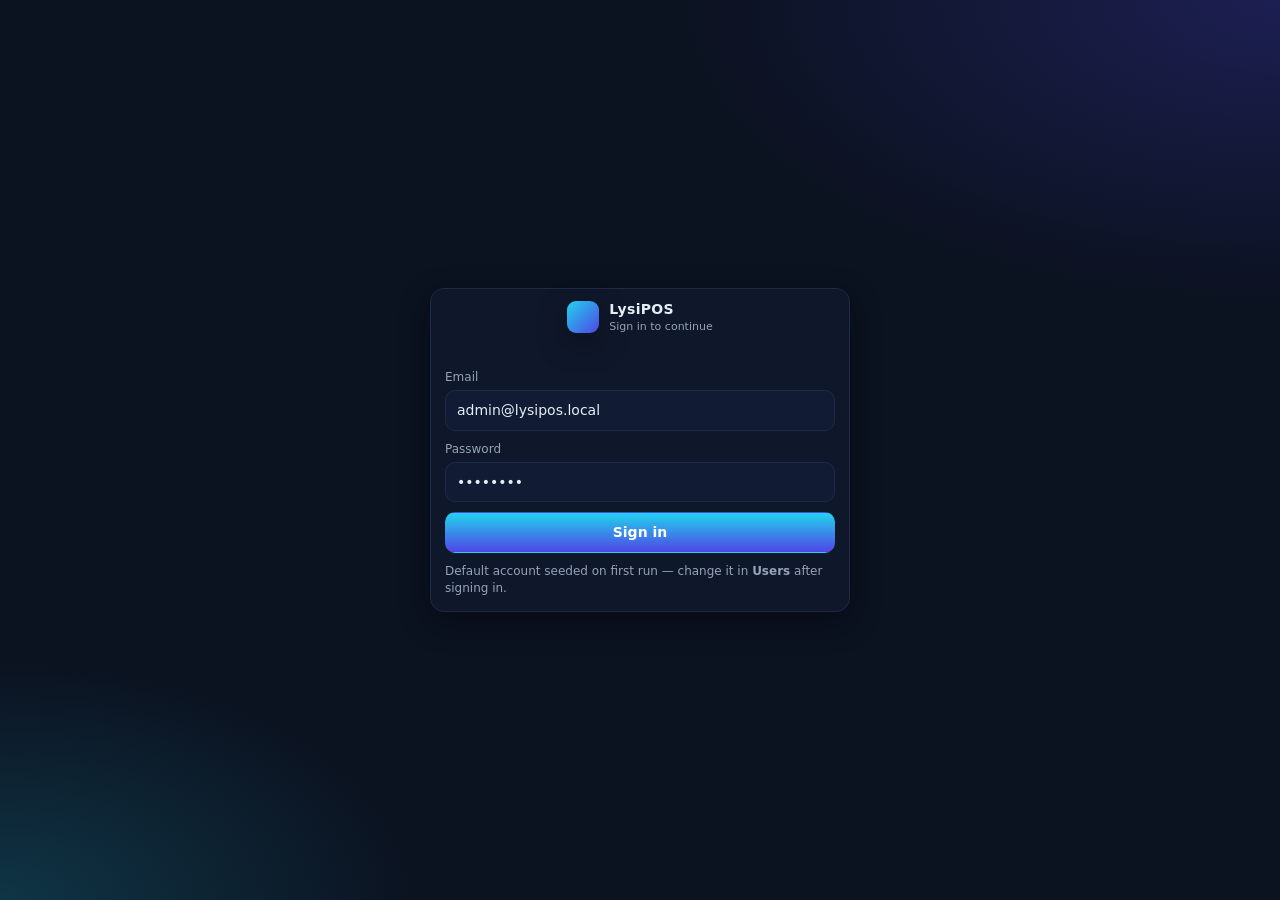
<file: index.html>
<!doctype html>
<html lang="en">
<head>
  <meta charset="utf-8" />
  <meta name="viewport" content="width=device-width,initial-scale=1,viewport-fit=cover" />
  <meta name="theme-color" content="#0f172a" />
  <title>LysiPOS — SaaS · CRM · POS · by Gieo Software</title>
  <link rel="manifest" href="manifest.json" />
  <link rel="icon" href="icon.svg" type="image/svg+xml" />
  <link rel="icon" href="icon-192.png" type="image/png" sizes="192x192" />
  <link rel="icon" href="icon-512.png" type="image/png" sizes="512x512" />
  <link rel="apple-touch-icon" href="apple-touch-icon.png" sizes="180x180" />
  <link rel="stylesheet" href="styles.css" />
</head>
<body>
  <div id="app"></div>
  <div id="toast"></div>
  <div id="modal-root"></div>
  <script src="app.js" type="module"></script>
  <script>
    if ('serviceWorker' in navigator) {
      window.addEventListener('load', () => {
        navigator.serviceWorker.register('sw.js').catch(err => console.warn('SW reg failed', err));
      });
    }
  </script>
</body>
</html>
</file>
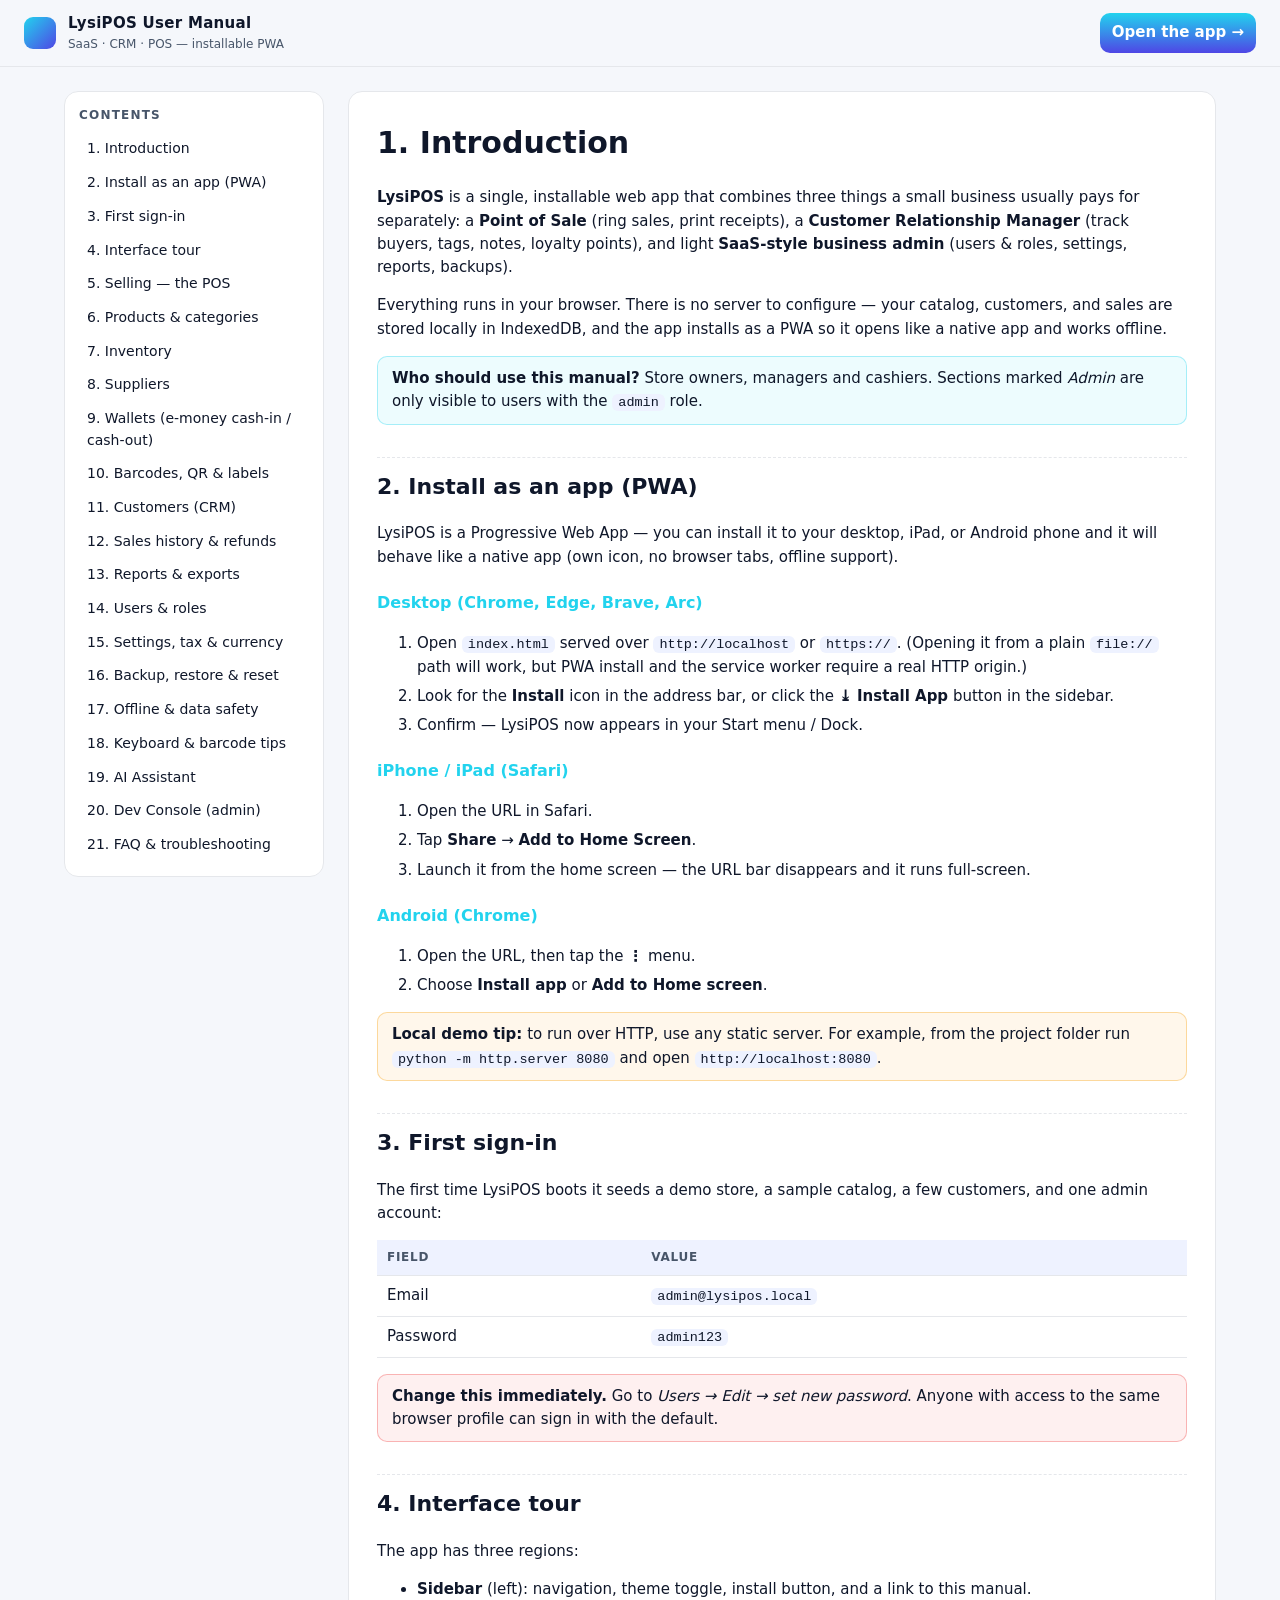
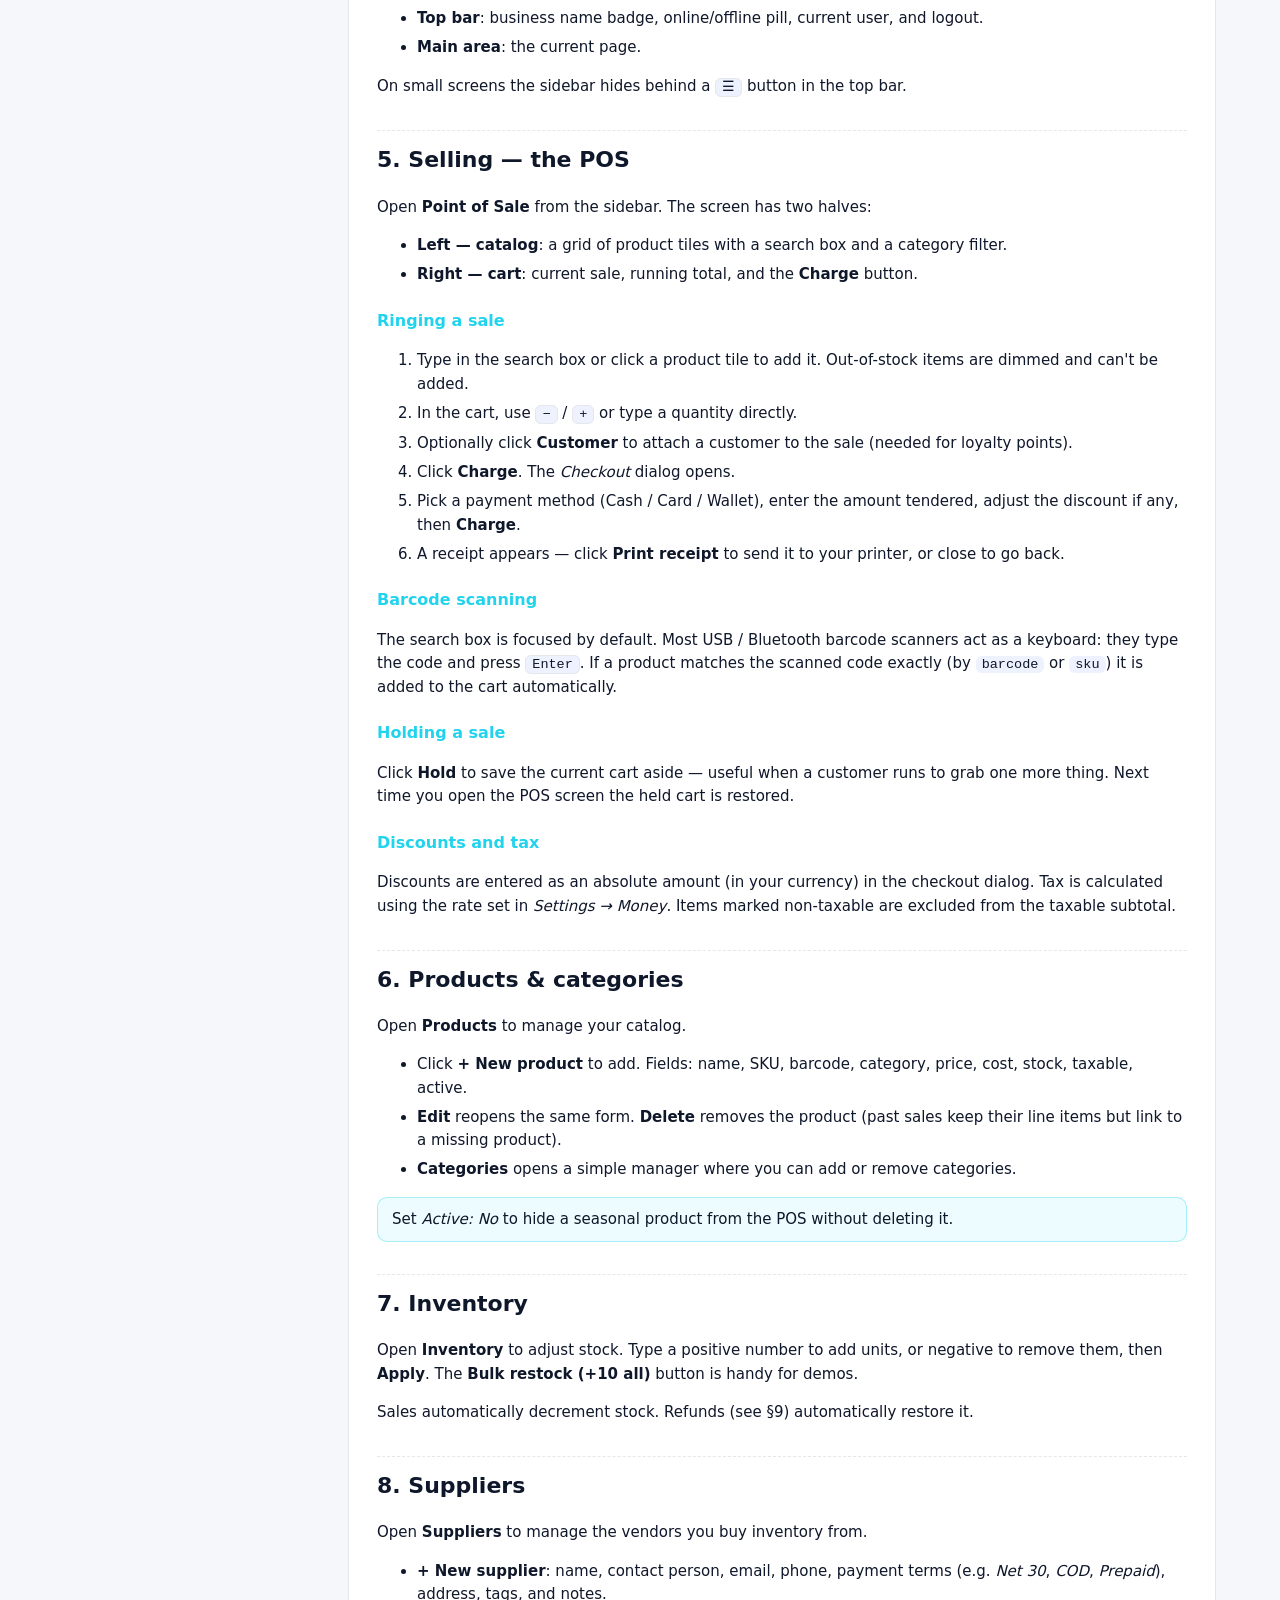
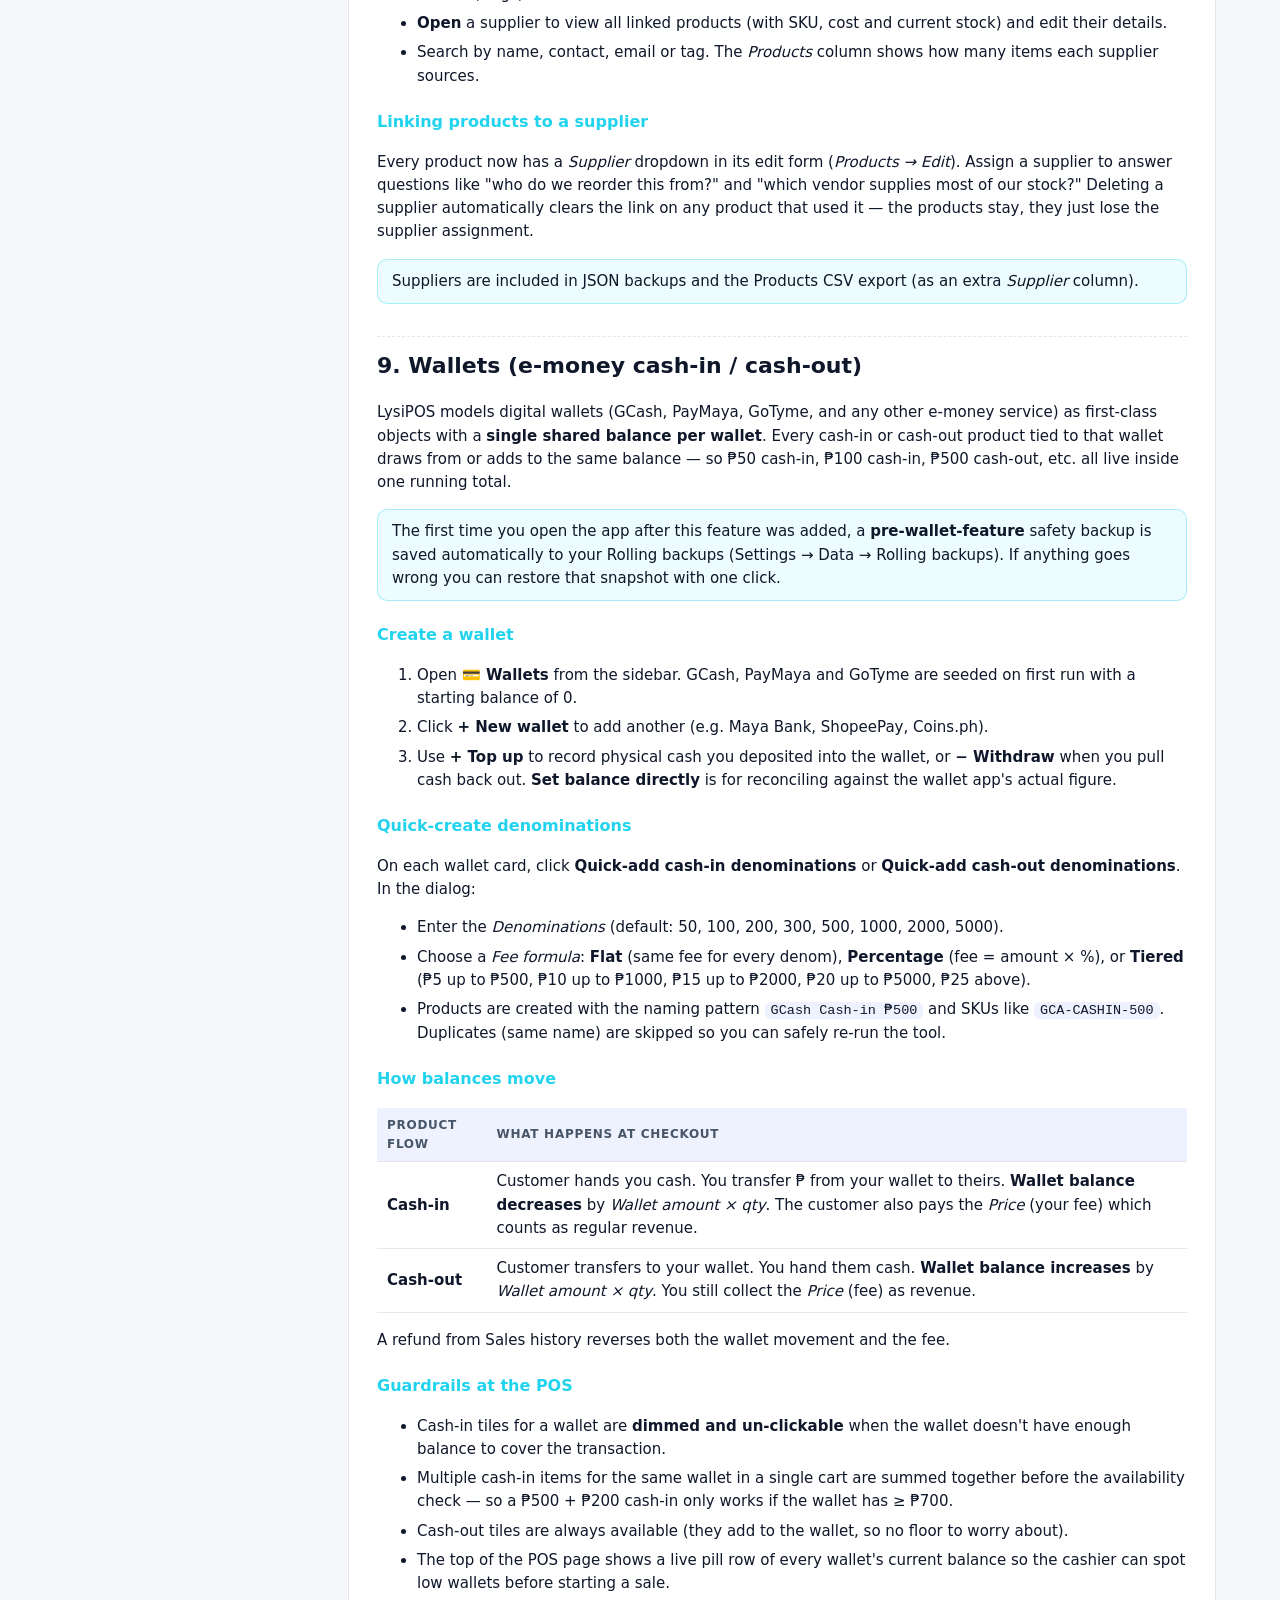
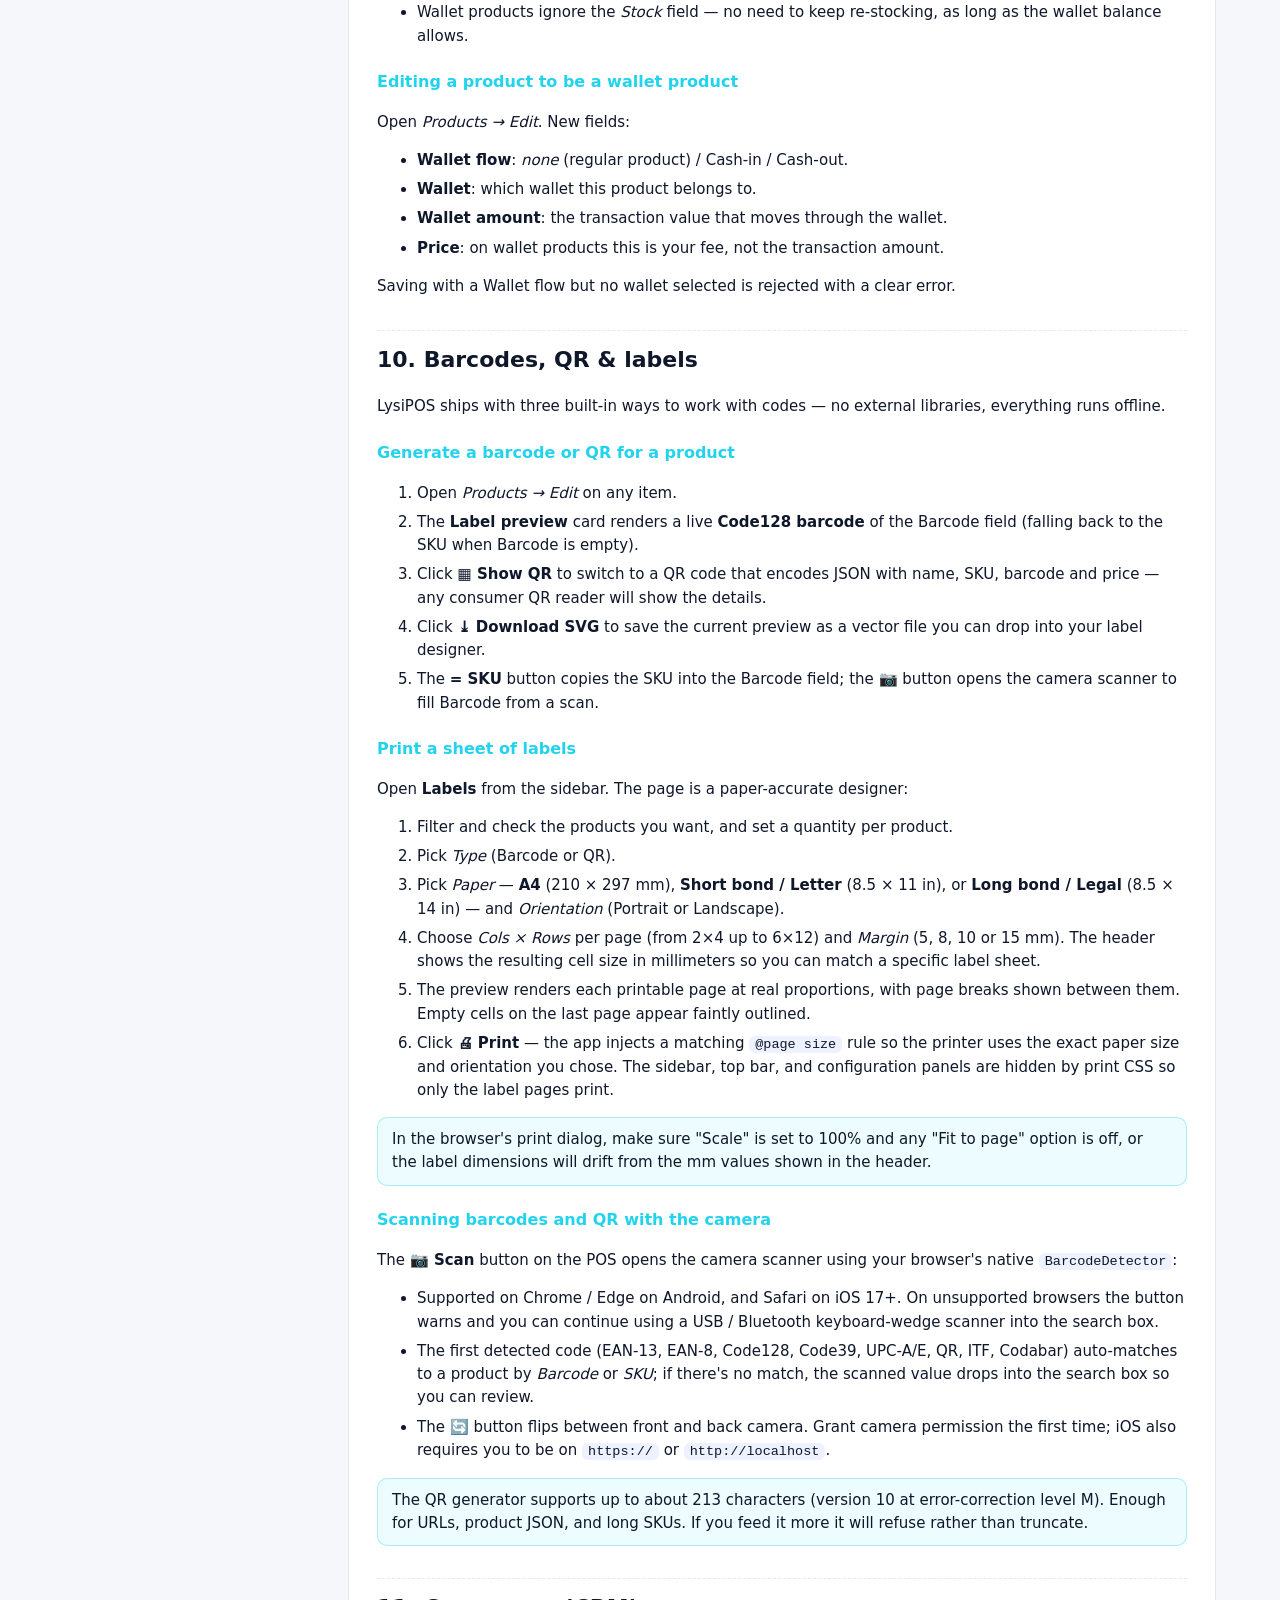
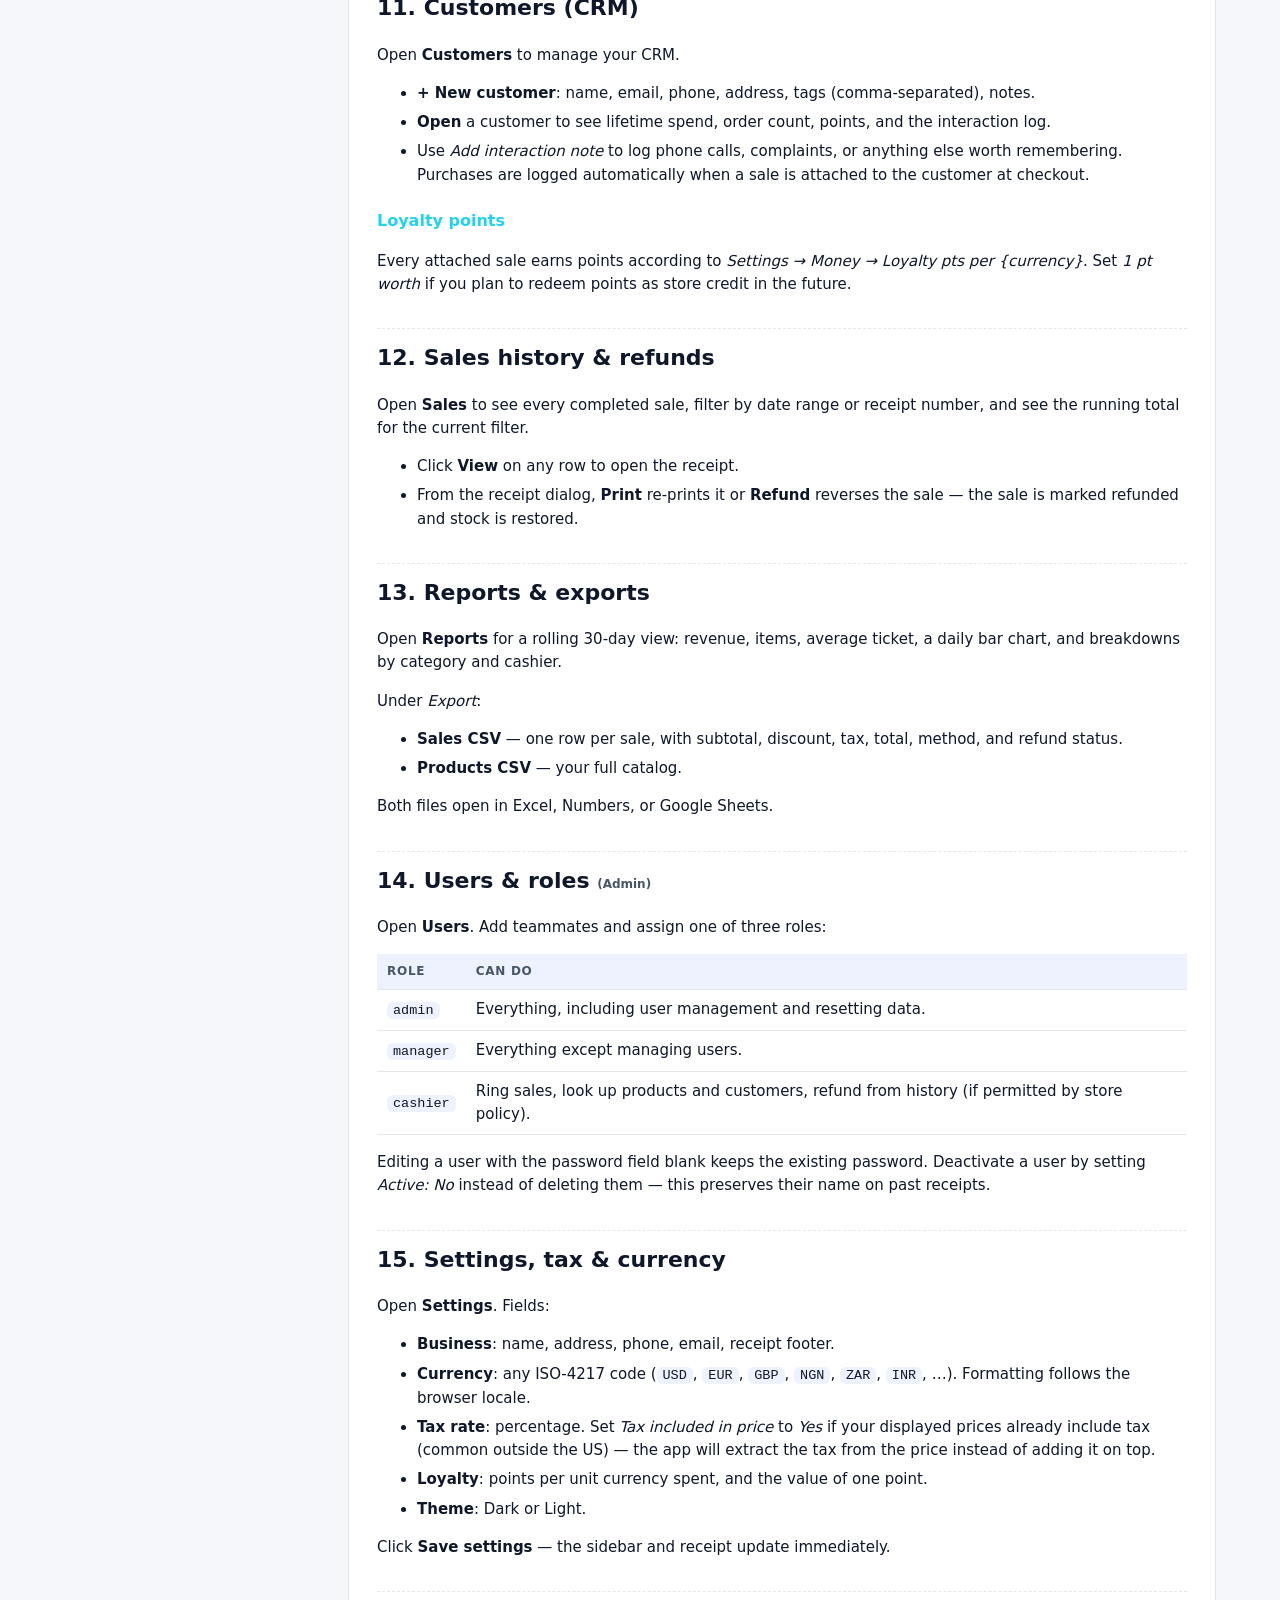
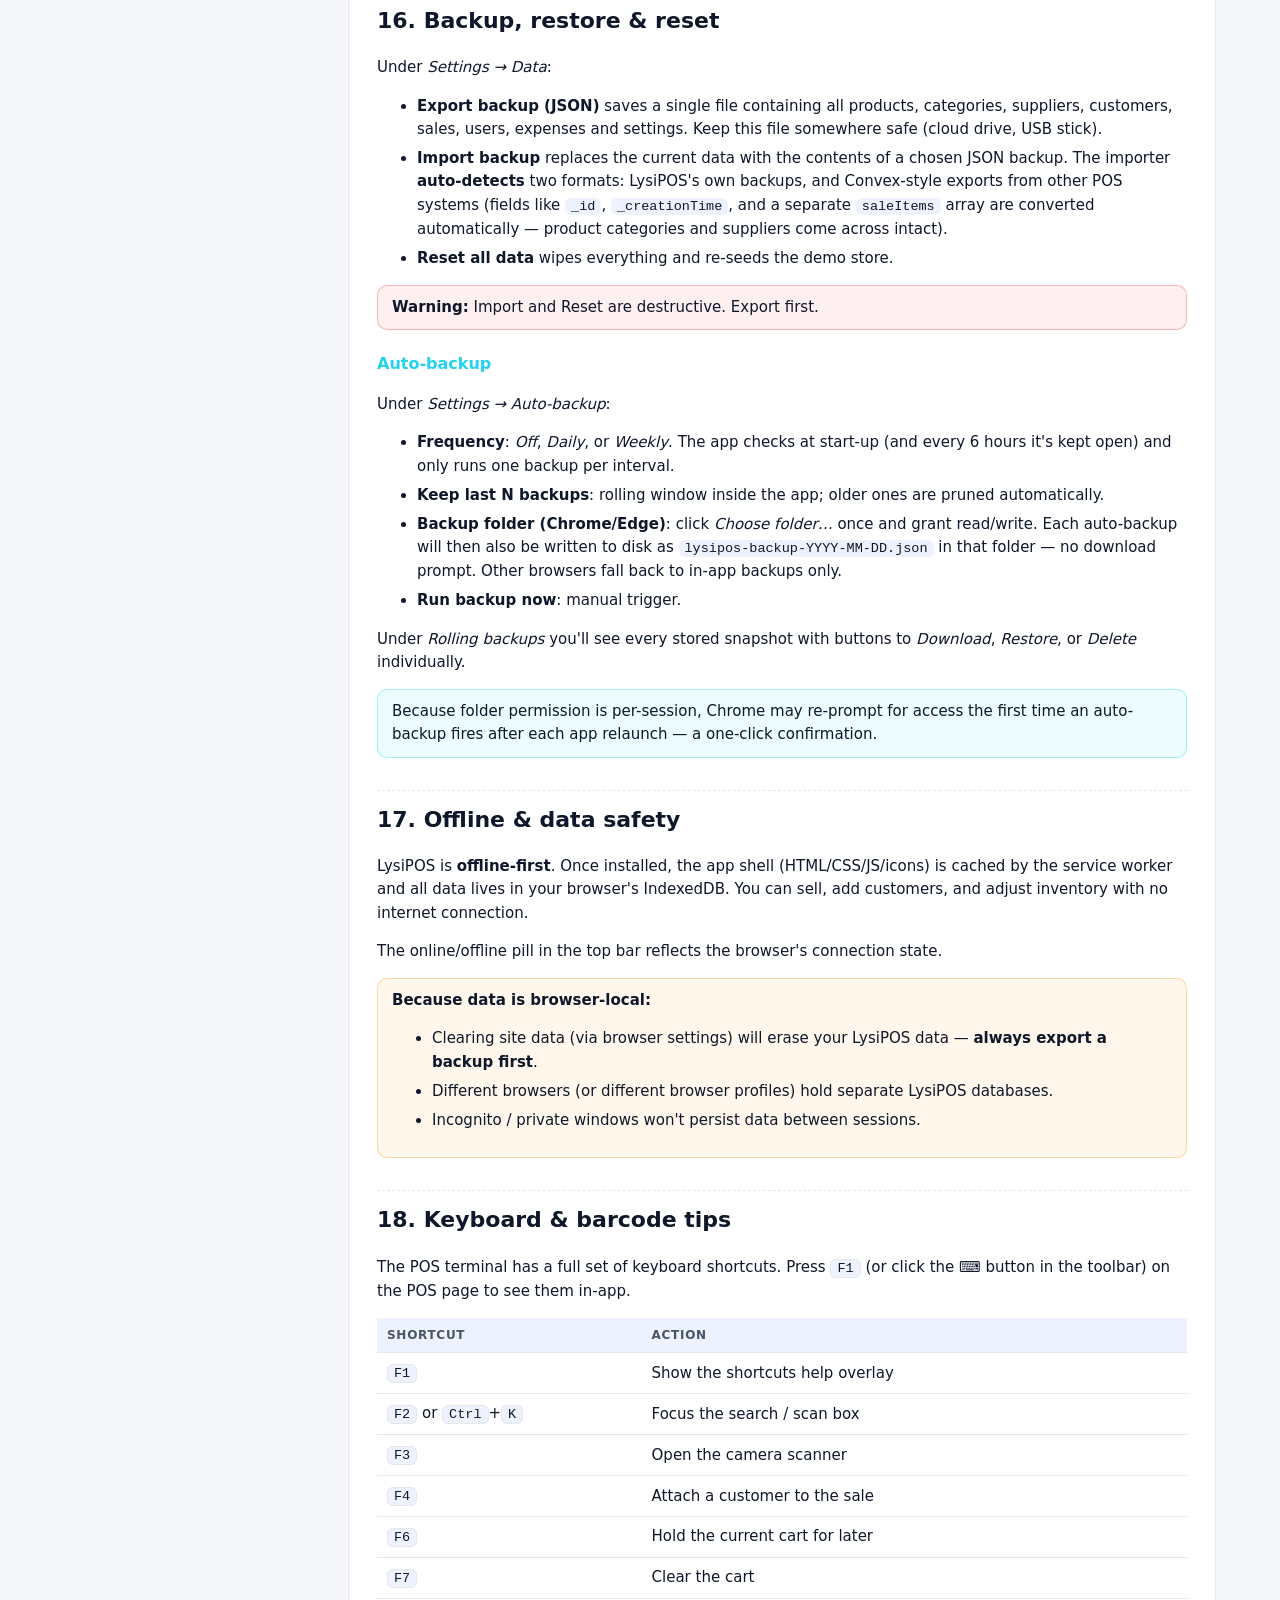
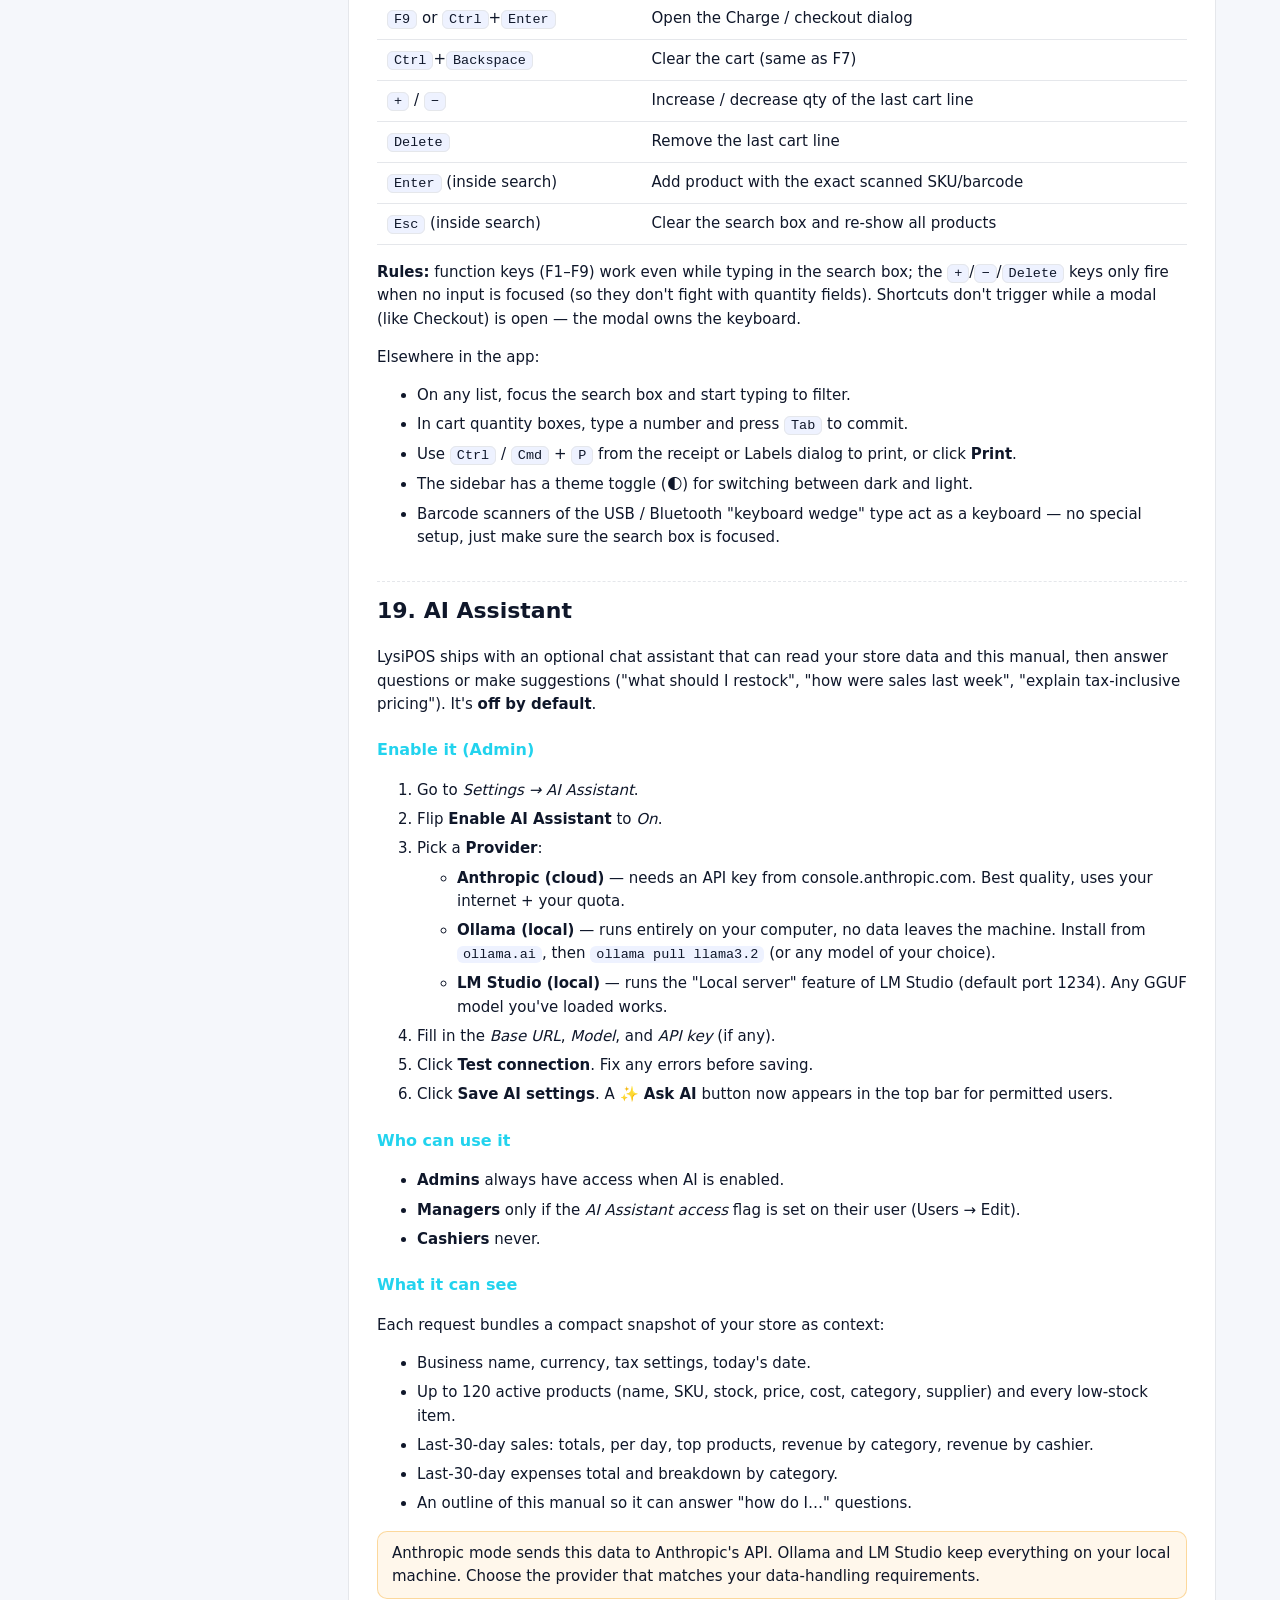
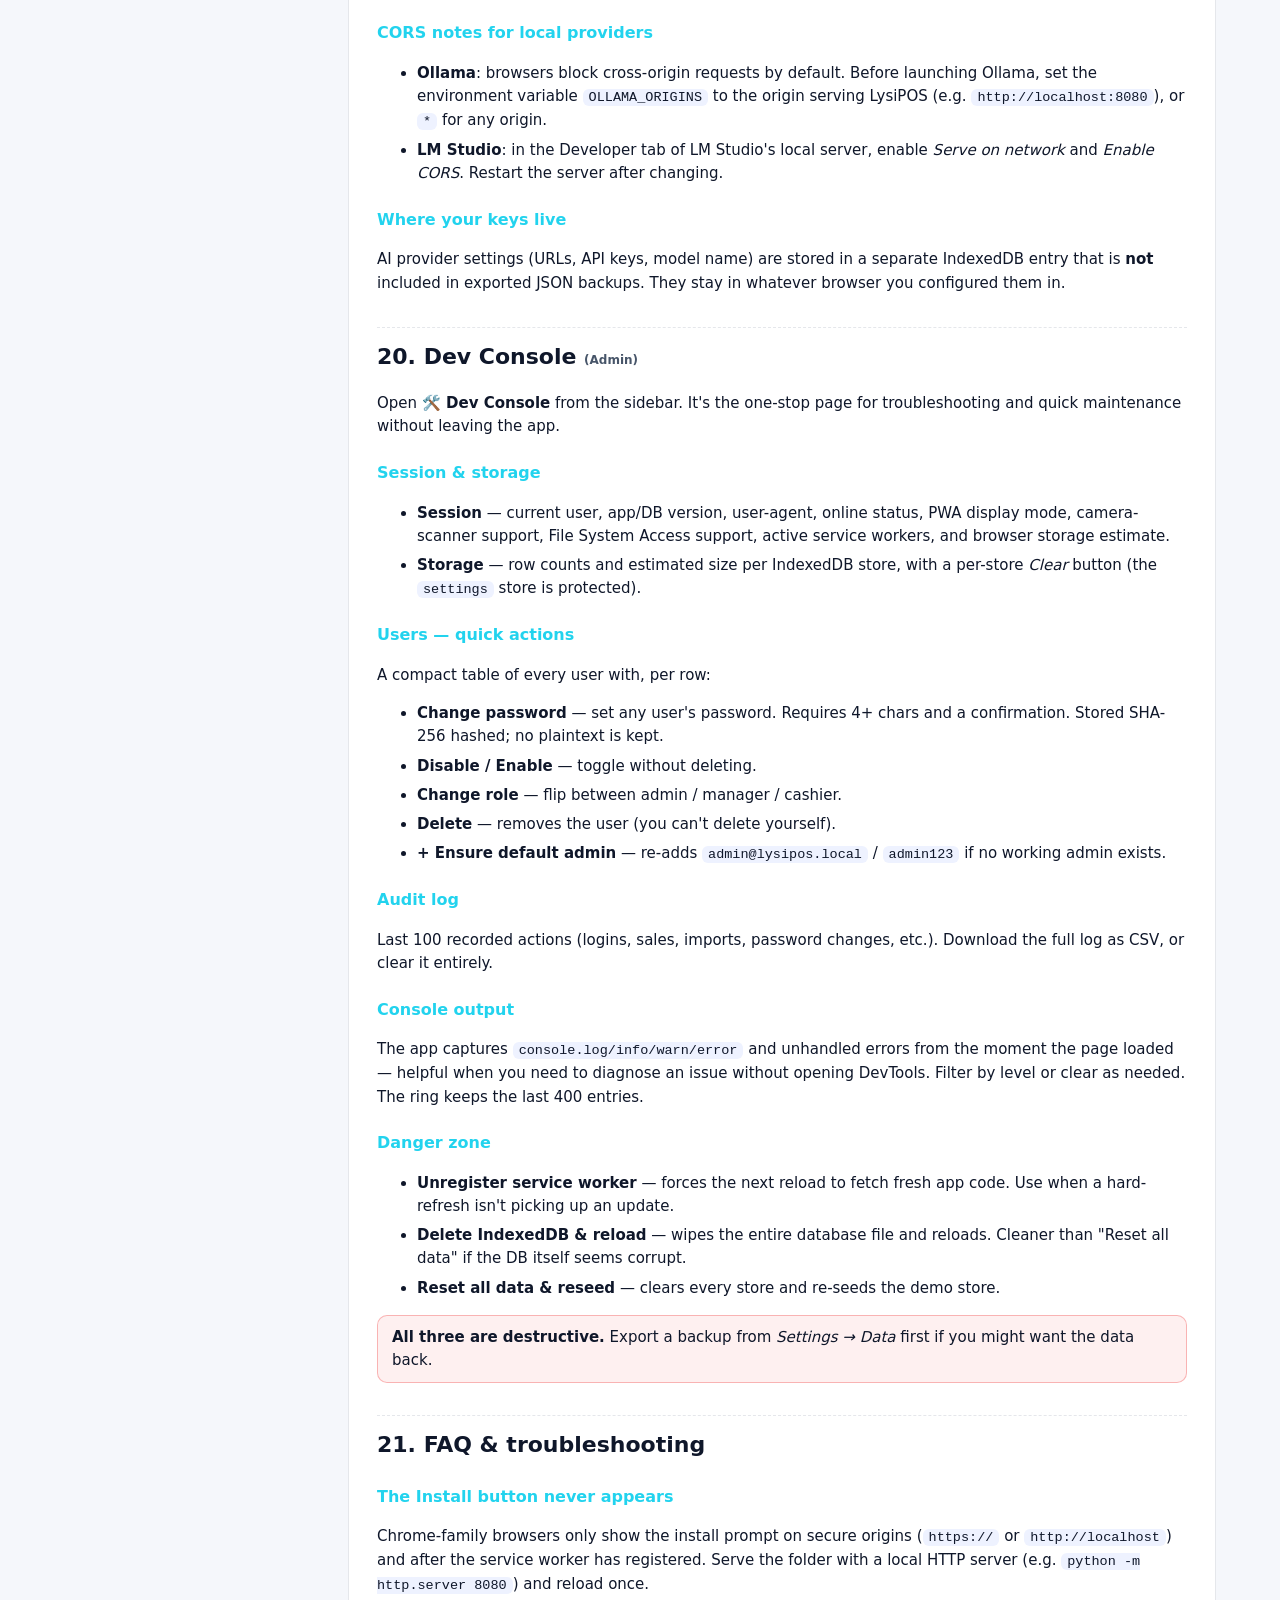
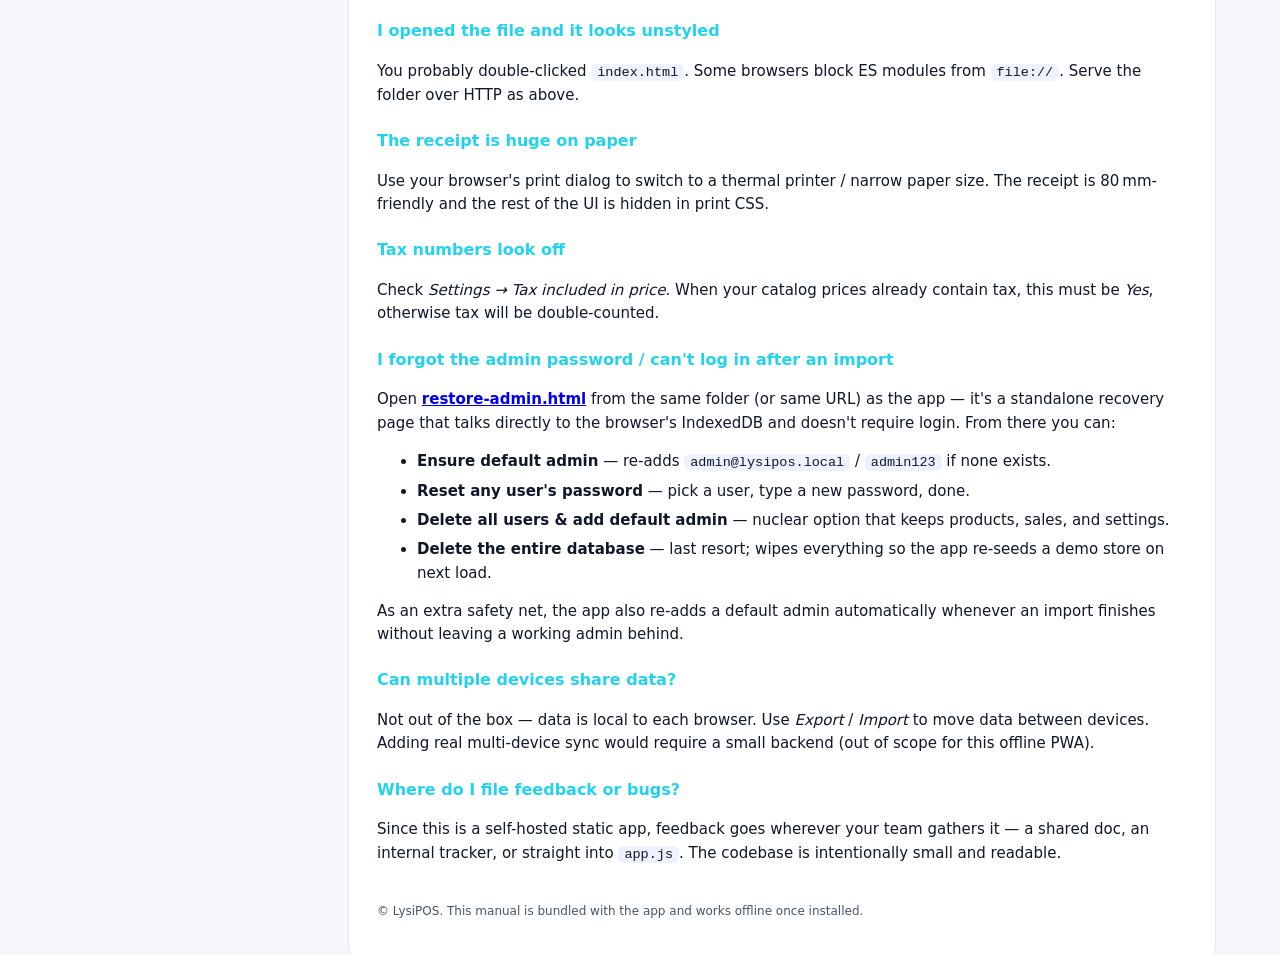
<file: manual.html>
<!doctype html>
<html lang="en">
<head>
<meta charset="utf-8">
<meta name="viewport" content="width=device-width,initial-scale=1">
<title>LysiPOS — User Manual</title>
<link rel="icon" href="icon.svg" type="image/svg+xml">
<style>
  :root {
    --bg: #0b1220; --panel: #0f172a; --panel-2: #172247;
    --border: #1f2a44; --text: #e6edf7; --muted: #94a3b8;
    --accent: #22d3ee; --accent-2: #4f46e5;
    color-scheme: dark;
  }
  @media (prefers-color-scheme: light) {
    :root { --bg:#f5f7fb; --panel:#fff; --panel-2:#eef2ff; --border:#e5e7eb; --text:#0f172a; --muted:#475569; color-scheme:light; }
  }
  * { box-sizing: border-box; }
  body {
    margin: 0; font: 15px/1.55 system-ui, -apple-system, "Segoe UI", Roboto, sans-serif;
    color: var(--text);
    background:
      radial-gradient(1000px 500px at 100% -10%, rgba(79,70,229,.18), transparent 60%),
      radial-gradient(700px 500px at -10% 110%, rgba(34,211,238,.12), transparent 60%),
      var(--bg);
  }
  .wrap { display: grid; grid-template-columns: 260px 1fr; max-width: 1200px; margin: 0 auto; gap: 24px; padding: 24px; }
  .toc { position: sticky; top: 20px; align-self: start; background: var(--panel); border: 1px solid var(--border); border-radius: 14px; padding: 14px; }
  .toc h3 { margin: 0 0 8px; font-size: 12px; text-transform: uppercase; letter-spacing: .1em; color: var(--muted); }
  .toc a { display: block; padding: 6px 8px; border-radius: 8px; color: var(--text); text-decoration: none; font-size: 14px; }
  .toc a:hover { background: var(--panel-2); }
  main { background: var(--panel); border: 1px solid var(--border); border-radius: 14px; padding: 28px; }
  h1 { margin-top: 0; font-size: 30px; }
  h2 { margin-top: 32px; padding-top: 12px; border-top: 1px dashed var(--border); font-size: 22px; }
  h3 { margin-top: 22px; font-size: 16px; color: var(--accent); }
  p { color: var(--text); }
  code, kbd { background: var(--panel-2); padding: 1px 6px; border-radius: 6px; font-family: ui-monospace, Menlo, monospace; font-size: 90%; }
  kbd { border: 1px solid var(--border); }
  ol li, ul li { margin: 6px 0; }
  .note { background: rgba(34,211,238,.08); border: 1px solid rgba(34,211,238,.35); padding: 10px 14px; border-radius: 10px; margin: 12px 0; }
  .warn { background: rgba(245,158,11,.08); border: 1px solid rgba(245,158,11,.35); padding: 10px 14px; border-radius: 10px; margin: 12px 0; }
  .bad  { background: rgba(239,68,68,.08); border: 1px solid rgba(239,68,68,.35); padding: 10px 14px; border-radius: 10px; margin: 12px 0; }
  .btn { display: inline-block; padding: 8px 12px; border-radius: 10px; background: linear-gradient(180deg, var(--accent), var(--accent-2)); color: #fff; text-decoration: none; font-weight: 600; }
  header.top { display: flex; align-items: center; gap: 12px; padding: 12px 24px; border-bottom: 1px solid var(--border); }
  .mark { width: 32px; height: 32px; border-radius: 9px; background: linear-gradient(135deg, var(--accent), var(--accent-2)); }
  .brand { font-weight: 800; letter-spacing: .3px; }
  .tag { color: var(--muted); font-size: 12px; }
  table { width: 100%; border-collapse: collapse; margin: 8px 0 16px; }
  th, td { text-align: left; padding: 8px 10px; border-bottom: 1px solid var(--border); }
  th { background: var(--panel-2); font-size: 12px; text-transform: uppercase; letter-spacing: .06em; color: var(--muted); }
  @media (max-width: 800px) {
    .wrap { grid-template-columns: 1fr; }
    .toc { position: static; }
  }
  @media print { .toc, header.top { display: none; } main { border: 0; padding: 0; } body { background: #fff; color: #000; } }
</style>
</head>
<body>
<header class="top">
  <div class="mark"></div>
  <div>
    <div class="brand">LysiPOS User Manual</div>
    <div class="tag">SaaS · CRM · POS — installable PWA</div>
  </div>
  <div style="flex:1"></div>
  <a class="btn" href="index.html">Open the app →</a>
</header>

<div class="wrap">
  <nav class="toc">
    <h3>Contents</h3>
    <a href="#intro">1. Introduction</a>
    <a href="#install">2. Install as an app (PWA)</a>
    <a href="#signin">3. First sign-in</a>
    <a href="#tour">4. Interface tour</a>
    <a href="#pos">5. Selling — the POS</a>
    <a href="#catalog">6. Products &amp; categories</a>
    <a href="#inventory">7. Inventory</a>
    <a href="#suppliers">8. Suppliers</a>
    <a href="#wallets">9. Wallets (e-money cash-in / cash-out)</a>
    <a href="#labels">10. Barcodes, QR &amp; labels</a>
    <a href="#crm">11. Customers (CRM)</a>
    <a href="#sales">12. Sales history &amp; refunds</a>
    <a href="#reports">13. Reports &amp; exports</a>
    <a href="#users">14. Users &amp; roles</a>
    <a href="#settings">15. Settings, tax &amp; currency</a>
    <a href="#backup">16. Backup, restore &amp; reset</a>
    <a href="#offline">17. Offline &amp; data safety</a>
    <a href="#shortcuts">18. Keyboard &amp; barcode tips</a>
    <a href="#ai">19. AI Assistant</a>
    <a href="#dev">20. Dev Console (admin)</a>
    <a href="#faq">21. FAQ &amp; troubleshooting</a>
  </nav>

  <main>
    <h1 id="intro">1. Introduction</h1>
    <p>
      <strong>LysiPOS</strong> is a single, installable web app that combines three things a small business
      usually pays for separately: a <strong>Point of Sale</strong> (ring sales, print receipts), a
      <strong>Customer Relationship Manager</strong> (track buyers, tags, notes, loyalty points), and light
      <strong>SaaS-style business admin</strong> (users &amp; roles, settings, reports, backups).
    </p>
    <p>
      Everything runs in your browser. There is no server to configure — your catalog, customers, and sales are
      stored locally in IndexedDB, and the app installs as a PWA so it opens like a native app and works offline.
    </p>
    <div class="note">
      <strong>Who should use this manual?</strong> Store owners, managers and cashiers. Sections marked
      <em>Admin</em> are only visible to users with the <code>admin</code> role.
    </div>

    <h2 id="install">2. Install as an app (PWA)</h2>
    <p>
      LysiPOS is a Progressive Web App — you can install it to your desktop, iPad, or Android phone and it will
      behave like a native app (own icon, no browser tabs, offline support).
    </p>
    <h3>Desktop (Chrome, Edge, Brave, Arc)</h3>
    <ol>
      <li>Open <code>index.html</code> served over <code>http://localhost</code> or <code>https://</code>. (Opening it from a plain <code>file://</code> path will work, but PWA install and the service worker require a real HTTP origin.)</li>
      <li>Look for the <strong>Install</strong> icon in the address bar, or click the <strong>⤓ Install App</strong> button in the sidebar.</li>
      <li>Confirm — LysiPOS now appears in your Start menu / Dock.</li>
    </ol>
    <h3>iPhone / iPad (Safari)</h3>
    <ol>
      <li>Open the URL in Safari.</li>
      <li>Tap <strong>Share</strong> → <strong>Add to Home Screen</strong>.</li>
      <li>Launch it from the home screen — the URL bar disappears and it runs full-screen.</li>
    </ol>
    <h3>Android (Chrome)</h3>
    <ol>
      <li>Open the URL, then tap the <strong>⋮</strong> menu.</li>
      <li>Choose <strong>Install app</strong> or <strong>Add to Home screen</strong>.</li>
    </ol>
    <div class="warn"><strong>Local demo tip:</strong> to run over HTTP, use any static server. For example, from the project folder run <code>python -m http.server 8080</code> and open <code>http://localhost:8080</code>.</div>

    <h2 id="signin">3. First sign-in</h2>
    <p>The first time LysiPOS boots it seeds a demo store, a sample catalog, a few customers, and one admin account:</p>
    <table>
      <tr><th>Field</th><th>Value</th></tr>
      <tr><td>Email</td><td><code>admin@lysipos.local</code></td></tr>
      <tr><td>Password</td><td><code>admin123</code></td></tr>
    </table>
    <div class="bad"><strong>Change this immediately.</strong> Go to <em>Users → Edit → set new password</em>. Anyone with access to the same browser profile can sign in with the default.</div>

    <h2 id="tour">4. Interface tour</h2>
    <p>The app has three regions:</p>
    <ul>
      <li><strong>Sidebar</strong> (left): navigation, theme toggle, install button, and a link to this manual.</li>
      <li><strong>Top bar</strong>: business name badge, online/offline pill, current user, and logout.</li>
      <li><strong>Main area</strong>: the current page.</li>
    </ul>
    <p>On small screens the sidebar hides behind a <kbd>☰</kbd> button in the top bar.</p>

    <h2 id="pos">5. Selling — the POS</h2>
    <p>Open <strong>Point of Sale</strong> from the sidebar. The screen has two halves:</p>
    <ul>
      <li><strong>Left — catalog</strong>: a grid of product tiles with a search box and a category filter.</li>
      <li><strong>Right — cart</strong>: current sale, running total, and the <strong>Charge</strong> button.</li>
    </ul>

    <h3>Ringing a sale</h3>
    <ol>
      <li>Type in the search box or click a product tile to add it. Out-of-stock items are dimmed and can't be added.</li>
      <li>In the cart, use <kbd>−</kbd> / <kbd>+</kbd> or type a quantity directly.</li>
      <li>Optionally click <strong>Customer</strong> to attach a customer to the sale (needed for loyalty points).</li>
      <li>Click <strong>Charge</strong>. The <em>Checkout</em> dialog opens.</li>
      <li>Pick a payment method (Cash / Card / Wallet), enter the amount tendered, adjust the discount if any, then <strong>Charge</strong>.</li>
      <li>A receipt appears — click <strong>Print receipt</strong> to send it to your printer, or close to go back.</li>
    </ol>

    <h3>Barcode scanning</h3>
    <p>The search box is focused by default. Most USB / Bluetooth barcode scanners act as a keyboard: they type the code and press <kbd>Enter</kbd>. If a product matches the scanned code exactly (by <code>barcode</code> or <code>sku</code>) it is added to the cart automatically.</p>

    <h3>Holding a sale</h3>
    <p>Click <strong>Hold</strong> to save the current cart aside — useful when a customer runs to grab one more thing. Next time you open the POS screen the held cart is restored.</p>

    <h3>Discounts and tax</h3>
    <p>Discounts are entered as an absolute amount (in your currency) in the checkout dialog. Tax is calculated using the rate set in <em>Settings → Money</em>. Items marked non-taxable are excluded from the taxable subtotal.</p>

    <h2 id="catalog">6. Products &amp; categories</h2>
    <p>Open <strong>Products</strong> to manage your catalog.</p>
    <ul>
      <li>Click <strong>+ New product</strong> to add. Fields: name, SKU, barcode, category, price, cost, stock, taxable, active.</li>
      <li><strong>Edit</strong> reopens the same form. <strong>Delete</strong> removes the product (past sales keep their line items but link to a missing product).</li>
      <li><strong>Categories</strong> opens a simple manager where you can add or remove categories.</li>
    </ul>
    <div class="note">Set <em>Active: No</em> to hide a seasonal product from the POS without deleting it.</div>

    <h2 id="inventory">7. Inventory</h2>
    <p>Open <strong>Inventory</strong> to adjust stock. Type a positive number to add units, or negative to remove them, then <strong>Apply</strong>. The <strong>Bulk restock (+10 all)</strong> button is handy for demos.</p>
    <p>Sales automatically decrement stock. Refunds (see §9) automatically restore it.</p>

    <h2 id="suppliers">8. Suppliers</h2>
    <p>Open <strong>Suppliers</strong> to manage the vendors you buy inventory from.</p>
    <ul>
      <li><strong>+ New supplier</strong>: name, contact person, email, phone, payment terms (e.g. <em>Net 30</em>, <em>COD</em>, <em>Prepaid</em>), address, tags, and notes.</li>
      <li><strong>Open</strong> a supplier to view all linked products (with SKU, cost and current stock) and edit their details.</li>
      <li>Search by name, contact, email or tag. The <em>Products</em> column shows how many items each supplier sources.</li>
    </ul>
    <h3>Linking products to a supplier</h3>
    <p>Every product now has a <em>Supplier</em> dropdown in its edit form (<em>Products → Edit</em>). Assign a supplier to answer questions like "who do we reorder this from?" and "which vendor supplies most of our stock?" Deleting a supplier automatically clears the link on any product that used it — the products stay, they just lose the supplier assignment.</p>
    <div class="note">Suppliers are included in JSON backups and the Products CSV export (as an extra <em>Supplier</em> column).</div>

    <h2 id="wallets">9. Wallets (e-money cash-in / cash-out)</h2>
    <p>LysiPOS models digital wallets (GCash, PayMaya, GoTyme, and any other e-money service) as first-class objects with a <strong>single shared balance per wallet</strong>. Every cash-in or cash-out product tied to that wallet draws from or adds to the same balance — so ₱50 cash-in, ₱100 cash-in, ₱500 cash-out, etc. all live inside one running total.</p>

    <div class="note">The first time you open the app after this feature was added, a <strong>pre-wallet-feature</strong> safety backup is saved automatically to your Rolling backups (Settings → Data → Rolling backups). If anything goes wrong you can restore that snapshot with one click.</div>

    <h3>Create a wallet</h3>
    <ol>
      <li>Open <strong>💳 Wallets</strong> from the sidebar. GCash, PayMaya and GoTyme are seeded on first run with a starting balance of 0.</li>
      <li>Click <strong>+ New wallet</strong> to add another (e.g. Maya Bank, ShopeePay, Coins.ph).</li>
      <li>Use <strong>+ Top up</strong> to record physical cash you deposited into the wallet, or <strong>− Withdraw</strong> when you pull cash back out. <strong>Set balance directly</strong> is for reconciling against the wallet app's actual figure.</li>
    </ol>

    <h3>Quick-create denominations</h3>
    <p>On each wallet card, click <strong>Quick-add cash-in denominations</strong> or <strong>Quick-add cash-out denominations</strong>. In the dialog:</p>
    <ul>
      <li>Enter the <em>Denominations</em> (default: 50, 100, 200, 300, 500, 1000, 2000, 5000).</li>
      <li>Choose a <em>Fee formula</em>: <strong>Flat</strong> (same fee for every denom), <strong>Percentage</strong> (fee = amount × %), or <strong>Tiered</strong> (₱5 up to ₱500, ₱10 up to ₱1000, ₱15 up to ₱2000, ₱20 up to ₱5000, ₱25 above).</li>
      <li>Products are created with the naming pattern <code>GCash Cash-in ₱500</code> and SKUs like <code>GCA-CASHIN-500</code>. Duplicates (same name) are skipped so you can safely re-run the tool.</li>
    </ul>

    <h3>How balances move</h3>
    <table>
      <tr><th>Product flow</th><th>What happens at checkout</th></tr>
      <tr><td><strong>Cash-in</strong></td><td>Customer hands you cash. You transfer ₱ from your wallet to theirs. <strong>Wallet balance decreases</strong> by <em>Wallet amount × qty</em>. The customer also pays the <em>Price</em> (your fee) which counts as regular revenue.</td></tr>
      <tr><td><strong>Cash-out</strong></td><td>Customer transfers to your wallet. You hand them cash. <strong>Wallet balance increases</strong> by <em>Wallet amount × qty</em>. You still collect the <em>Price</em> (fee) as revenue.</td></tr>
    </table>
    <p>A refund from Sales history reverses both the wallet movement and the fee.</p>

    <h3>Guardrails at the POS</h3>
    <ul>
      <li>Cash-in tiles for a wallet are <strong>dimmed and un-clickable</strong> when the wallet doesn't have enough balance to cover the transaction.</li>
      <li>Multiple cash-in items for the same wallet in a single cart are summed together before the availability check — so a ₱500 + ₱200 cash-in only works if the wallet has ≥ ₱700.</li>
      <li>Cash-out tiles are always available (they add to the wallet, so no floor to worry about).</li>
      <li>The top of the POS page shows a live pill row of every wallet's current balance so the cashier can spot low wallets before starting a sale.</li>
      <li>Wallet products ignore the <em>Stock</em> field — no need to keep re-stocking, as long as the wallet balance allows.</li>
    </ul>

    <h3>Editing a product to be a wallet product</h3>
    <p>Open <em>Products → Edit</em>. New fields:</p>
    <ul>
      <li><strong>Wallet flow</strong>: <em>none</em> (regular product) / Cash-in / Cash-out.</li>
      <li><strong>Wallet</strong>: which wallet this product belongs to.</li>
      <li><strong>Wallet amount</strong>: the transaction value that moves through the wallet.</li>
      <li><strong>Price</strong>: on wallet products this is your fee, not the transaction amount.</li>
    </ul>
    <p>Saving with a Wallet flow but no wallet selected is rejected with a clear error.</p>

    <h2 id="labels">10. Barcodes, QR &amp; labels</h2>
    <p>LysiPOS ships with three built-in ways to work with codes — no external libraries, everything runs offline.</p>

    <h3>Generate a barcode or QR for a product</h3>
    <ol>
      <li>Open <em>Products → Edit</em> on any item.</li>
      <li>The <strong>Label preview</strong> card renders a live <strong>Code128 barcode</strong> of the Barcode field (falling back to the SKU when Barcode is empty).</li>
      <li>Click <strong>▦ Show QR</strong> to switch to a QR code that encodes JSON with name, SKU, barcode and price — any consumer QR reader will show the details.</li>
      <li>Click <strong>⤓ Download SVG</strong> to save the current preview as a vector file you can drop into your label designer.</li>
      <li>The <strong>= SKU</strong> button copies the SKU into the Barcode field; the <strong>📷</strong> button opens the camera scanner to fill Barcode from a scan.</li>
    </ol>

    <h3>Print a sheet of labels</h3>
    <p>Open <strong>Labels</strong> from the sidebar. The page is a paper-accurate designer:</p>
    <ol>
      <li>Filter and check the products you want, and set a quantity per product.</li>
      <li>Pick <em>Type</em> (Barcode or QR).</li>
      <li>Pick <em>Paper</em> — <strong>A4</strong> (210 × 297 mm), <strong>Short bond / Letter</strong> (8.5 × 11 in), or <strong>Long bond / Legal</strong> (8.5 × 14 in) — and <em>Orientation</em> (Portrait or Landscape).</li>
      <li>Choose <em>Cols × Rows</em> per page (from 2×4 up to 6×12) and <em>Margin</em> (5, 8, 10 or 15 mm). The header shows the resulting cell size in millimeters so you can match a specific label sheet.</li>
      <li>The preview renders each printable page at real proportions, with page breaks shown between them. Empty cells on the last page appear faintly outlined.</li>
      <li>Click <strong>🖨 Print</strong> — the app injects a matching <code>@page size</code> rule so the printer uses the exact paper size and orientation you chose. The sidebar, top bar, and configuration panels are hidden by print CSS so only the label pages print.</li>
    </ol>
    <div class="note">In the browser's print dialog, make sure "Scale" is set to 100% and any "Fit to page" option is off, or the label dimensions will drift from the mm values shown in the header.</div>

    <h3>Scanning barcodes and QR with the camera</h3>
    <p>The <strong>📷 Scan</strong> button on the POS opens the camera scanner using your browser's native <code>BarcodeDetector</code>:</p>
    <ul>
      <li>Supported on Chrome / Edge on Android, and Safari on iOS 17+. On unsupported browsers the button warns and you can continue using a USB / Bluetooth keyboard-wedge scanner into the search box.</li>
      <li>The first detected code (EAN-13, EAN-8, Code128, Code39, UPC-A/E, QR, ITF, Codabar) auto-matches to a product by <em>Barcode</em> or <em>SKU</em>; if there's no match, the scanned value drops into the search box so you can review.</li>
      <li>The <strong>🔄</strong> button flips between front and back camera. Grant camera permission the first time; iOS also requires you to be on <code>https://</code> or <code>http://localhost</code>.</li>
    </ul>
    <div class="note">The QR generator supports up to about 213 characters (version 10 at error-correction level M). Enough for URLs, product JSON, and long SKUs. If you feed it more it will refuse rather than truncate.</div>

    <h2 id="crm">11. Customers (CRM)</h2>
    <p>Open <strong>Customers</strong> to manage your CRM.</p>
    <ul>
      <li><strong>+ New customer</strong>: name, email, phone, address, tags (comma-separated), notes.</li>
      <li><strong>Open</strong> a customer to see lifetime spend, order count, points, and the interaction log.</li>
      <li>Use <em>Add interaction note</em> to log phone calls, complaints, or anything else worth remembering. Purchases are logged automatically when a sale is attached to the customer at checkout.</li>
    </ul>
    <h3>Loyalty points</h3>
    <p>Every attached sale earns points according to <em>Settings → Money → Loyalty pts per {currency}</em>. Set <em>1 pt worth</em> if you plan to redeem points as store credit in the future.</p>

    <h2 id="sales">12. Sales history &amp; refunds</h2>
    <p>Open <strong>Sales</strong> to see every completed sale, filter by date range or receipt number, and see the running total for the current filter.</p>
    <ul>
      <li>Click <strong>View</strong> on any row to open the receipt.</li>
      <li>From the receipt dialog, <strong>Print</strong> re-prints it or <strong>Refund</strong> reverses the sale — the sale is marked refunded and stock is restored.</li>
    </ul>

    <h2 id="reports">13. Reports &amp; exports</h2>
    <p>Open <strong>Reports</strong> for a rolling 30-day view: revenue, items, average ticket, a daily bar chart, and breakdowns by category and cashier.</p>
    <p>Under <em>Export</em>:</p>
    <ul>
      <li><strong>Sales CSV</strong> — one row per sale, with subtotal, discount, tax, total, method, and refund status.</li>
      <li><strong>Products CSV</strong> — your full catalog.</li>
    </ul>
    <p>Both files open in Excel, Numbers, or Google Sheets.</p>

    <h2 id="users">14. Users &amp; roles <span class="tag">(Admin)</span></h2>
    <p>Open <strong>Users</strong>. Add teammates and assign one of three roles:</p>
    <table>
      <tr><th>Role</th><th>Can do</th></tr>
      <tr><td><code>admin</code></td><td>Everything, including user management and resetting data.</td></tr>
      <tr><td><code>manager</code></td><td>Everything except managing users.</td></tr>
      <tr><td><code>cashier</code></td><td>Ring sales, look up products and customers, refund from history (if permitted by store policy).</td></tr>
    </table>
    <p>Editing a user with the password field blank keeps the existing password. Deactivate a user by setting <em>Active: No</em> instead of deleting them — this preserves their name on past receipts.</p>

    <h2 id="settings">15. Settings, tax &amp; currency</h2>
    <p>Open <strong>Settings</strong>. Fields:</p>
    <ul>
      <li><strong>Business</strong>: name, address, phone, email, receipt footer.</li>
      <li><strong>Currency</strong>: any ISO-4217 code (<code>USD</code>, <code>EUR</code>, <code>GBP</code>, <code>NGN</code>, <code>ZAR</code>, <code>INR</code>, …). Formatting follows the browser locale.</li>
      <li><strong>Tax rate</strong>: percentage. Set <em>Tax included in price</em> to <em>Yes</em> if your displayed prices already include tax (common outside the US) — the app will extract the tax from the price instead of adding it on top.</li>
      <li><strong>Loyalty</strong>: points per unit currency spent, and the value of one point.</li>
      <li><strong>Theme</strong>: Dark or Light.</li>
    </ul>
    <p>Click <strong>Save settings</strong> — the sidebar and receipt update immediately.</p>

    <h2 id="backup">16. Backup, restore &amp; reset</h2>
    <p>Under <em>Settings → Data</em>:</p>
    <ul>
      <li><strong>Export backup (JSON)</strong> saves a single file containing all products, categories, suppliers, customers, sales, users, expenses and settings. Keep this file somewhere safe (cloud drive, USB stick).</li>
      <li><strong>Import backup</strong> replaces the current data with the contents of a chosen JSON backup. The importer <strong>auto-detects</strong> two formats: LysiPOS's own backups, and Convex-style exports from other POS systems (fields like <code>_id</code>, <code>_creationTime</code>, and a separate <code>saleItems</code> array are converted automatically — product categories and suppliers come across intact).</li>
      <li><strong>Reset all data</strong> wipes everything and re-seeds the demo store.</li>
    </ul>
    <div class="bad"><strong>Warning:</strong> Import and Reset are destructive. Export first.</div>

    <h3>Auto-backup</h3>
    <p>Under <em>Settings → Auto-backup</em>:</p>
    <ul>
      <li><strong>Frequency</strong>: <em>Off</em>, <em>Daily</em>, or <em>Weekly</em>. The app checks at start-up (and every 6 hours it's kept open) and only runs one backup per interval.</li>
      <li><strong>Keep last N backups</strong>: rolling window inside the app; older ones are pruned automatically.</li>
      <li><strong>Backup folder (Chrome/Edge)</strong>: click <em>Choose folder…</em> once and grant read/write. Each auto-backup will then also be written to disk as <code>lysipos-backup-YYYY-MM-DD.json</code> in that folder — no download prompt. Other browsers fall back to in-app backups only.</li>
      <li><strong>Run backup now</strong>: manual trigger.</li>
    </ul>
    <p>Under <em>Rolling backups</em> you'll see every stored snapshot with buttons to <em>Download</em>, <em>Restore</em>, or <em>Delete</em> individually.</p>
    <div class="note">Because folder permission is per-session, Chrome may re-prompt for access the first time an auto-backup fires after each app relaunch — a one-click confirmation.</div>

    <h2 id="offline">17. Offline &amp; data safety</h2>
    <p>LysiPOS is <strong>offline-first</strong>. Once installed, the app shell (HTML/CSS/JS/icons) is cached by the service worker and all data lives in your browser's IndexedDB. You can sell, add customers, and adjust inventory with no internet connection.</p>
    <p>The online/offline pill in the top bar reflects the browser's connection state.</p>
    <div class="warn">
      <strong>Because data is browser-local:</strong>
      <ul>
        <li>Clearing site data (via browser settings) will erase your LysiPOS data — <strong>always export a backup first</strong>.</li>
        <li>Different browsers (or different browser profiles) hold separate LysiPOS databases.</li>
        <li>Incognito / private windows won't persist data between sessions.</li>
      </ul>
    </div>

    <h2 id="shortcuts">18. Keyboard &amp; barcode tips</h2>
    <p>The POS terminal has a full set of keyboard shortcuts. Press <kbd>F1</kbd> (or click the <strong>⌨️</strong> button in the toolbar) on the POS page to see them in-app.</p>
    <table>
      <tr><th>Shortcut</th><th>Action</th></tr>
      <tr><td><kbd>F1</kbd></td><td>Show the shortcuts help overlay</td></tr>
      <tr><td><kbd>F2</kbd> or <kbd>Ctrl</kbd>+<kbd>K</kbd></td><td>Focus the search / scan box</td></tr>
      <tr><td><kbd>F3</kbd></td><td>Open the camera scanner</td></tr>
      <tr><td><kbd>F4</kbd></td><td>Attach a customer to the sale</td></tr>
      <tr><td><kbd>F6</kbd></td><td>Hold the current cart for later</td></tr>
      <tr><td><kbd>F7</kbd></td><td>Clear the cart</td></tr>
      <tr><td><kbd>F9</kbd> or <kbd>Ctrl</kbd>+<kbd>Enter</kbd></td><td>Open the Charge / checkout dialog</td></tr>
      <tr><td><kbd>Ctrl</kbd>+<kbd>Backspace</kbd></td><td>Clear the cart (same as F7)</td></tr>
      <tr><td><kbd>+</kbd> / <kbd>−</kbd></td><td>Increase / decrease qty of the last cart line</td></tr>
      <tr><td><kbd>Delete</kbd></td><td>Remove the last cart line</td></tr>
      <tr><td><kbd>Enter</kbd> (inside search)</td><td>Add product with the exact scanned SKU/barcode</td></tr>
      <tr><td><kbd>Esc</kbd> (inside search)</td><td>Clear the search box and re-show all products</td></tr>
    </table>
    <p><strong>Rules:</strong> function keys (F1–F9) work even while typing in the search box; the <kbd>+</kbd>/<kbd>−</kbd>/<kbd>Delete</kbd> keys only fire when no input is focused (so they don't fight with quantity fields). Shortcuts don't trigger while a modal (like Checkout) is open — the modal owns the keyboard.</p>
    <p>Elsewhere in the app:</p>
    <ul>
      <li>On any list, focus the search box and start typing to filter.</li>
      <li>In cart quantity boxes, type a number and press <kbd>Tab</kbd> to commit.</li>
      <li>Use <kbd>Ctrl</kbd> / <kbd>Cmd</kbd> + <kbd>P</kbd> from the receipt or Labels dialog to print, or click <strong>Print</strong>.</li>
      <li>The sidebar has a theme toggle (🌓) for switching between dark and light.</li>
      <li>Barcode scanners of the USB / Bluetooth "keyboard wedge" type act as a keyboard — no special setup, just make sure the search box is focused.</li>
    </ul>

    <h2 id="ai">19. AI Assistant</h2>
    <p>LysiPOS ships with an optional chat assistant that can read your store data and this manual, then answer questions or make suggestions ("what should I restock", "how were sales last week", "explain tax-inclusive pricing"). It's <strong>off by default</strong>.</p>

    <h3>Enable it (Admin)</h3>
    <ol>
      <li>Go to <em>Settings → AI Assistant</em>.</li>
      <li>Flip <strong>Enable AI Assistant</strong> to <em>On</em>.</li>
      <li>Pick a <strong>Provider</strong>:
        <ul>
          <li><strong>Anthropic (cloud)</strong> — needs an API key from console.anthropic.com. Best quality, uses your internet + your quota.</li>
          <li><strong>Ollama (local)</strong> — runs entirely on your computer, no data leaves the machine. Install from <code>ollama.ai</code>, then <code>ollama pull llama3.2</code> (or any model of your choice).</li>
          <li><strong>LM Studio (local)</strong> — runs the "Local server" feature of LM Studio (default port 1234). Any GGUF model you've loaded works.</li>
        </ul>
      </li>
      <li>Fill in the <em>Base URL</em>, <em>Model</em>, and <em>API key</em> (if any).</li>
      <li>Click <strong>Test connection</strong>. Fix any errors before saving.</li>
      <li>Click <strong>Save AI settings</strong>. A <strong>✨ Ask AI</strong> button now appears in the top bar for permitted users.</li>
    </ol>

    <h3>Who can use it</h3>
    <ul>
      <li><strong>Admins</strong> always have access when AI is enabled.</li>
      <li><strong>Managers</strong> only if the <em>AI Assistant access</em> flag is set on their user (Users → Edit).</li>
      <li><strong>Cashiers</strong> never.</li>
    </ul>

    <h3>What it can see</h3>
    <p>Each request bundles a compact snapshot of your store as context:</p>
    <ul>
      <li>Business name, currency, tax settings, today's date.</li>
      <li>Up to 120 active products (name, SKU, stock, price, cost, category, supplier) and every low-stock item.</li>
      <li>Last-30-day sales: totals, per day, top products, revenue by category, revenue by cashier.</li>
      <li>Last-30-day expenses total and breakdown by category.</li>
      <li>An outline of this manual so it can answer "how do I…" questions.</li>
    </ul>
    <div class="warn">Anthropic mode sends this data to Anthropic's API. Ollama and LM Studio keep everything on your local machine. Choose the provider that matches your data-handling requirements.</div>

    <h3>CORS notes for local providers</h3>
    <ul>
      <li><strong>Ollama</strong>: browsers block cross-origin requests by default. Before launching Ollama, set the environment variable <code>OLLAMA_ORIGINS</code> to the origin serving LysiPOS (e.g. <code>http://localhost:8080</code>), or <code>*</code> for any origin.</li>
      <li><strong>LM Studio</strong>: in the Developer tab of LM Studio's local server, enable <em>Serve on network</em> and <em>Enable CORS</em>. Restart the server after changing.</li>
    </ul>

    <h3>Where your keys live</h3>
    <p>AI provider settings (URLs, API keys, model name) are stored in a separate IndexedDB entry that is <strong>not</strong> included in exported JSON backups. They stay in whatever browser you configured them in.</p>

    <h2 id="dev">20. Dev Console <span class="tag">(Admin)</span></h2>
    <p>Open <strong>🛠️ Dev Console</strong> from the sidebar. It's the one-stop page for troubleshooting and quick maintenance without leaving the app.</p>

    <h3>Session &amp; storage</h3>
    <ul>
      <li><strong>Session</strong> — current user, app/DB version, user-agent, online status, PWA display mode, camera-scanner support, File System Access support, active service workers, and browser storage estimate.</li>
      <li><strong>Storage</strong> — row counts and estimated size per IndexedDB store, with a per-store <em>Clear</em> button (the <code>settings</code> store is protected).</li>
    </ul>

    <h3>Users — quick actions</h3>
    <p>A compact table of every user with, per row:</p>
    <ul>
      <li><strong>Change password</strong> — set any user's password. Requires 4+ chars and a confirmation. Stored SHA-256 hashed; no plaintext is kept.</li>
      <li><strong>Disable / Enable</strong> — toggle without deleting.</li>
      <li><strong>Change role</strong> — flip between admin / manager / cashier.</li>
      <li><strong>Delete</strong> — removes the user (you can't delete yourself).</li>
      <li><strong>+ Ensure default admin</strong> — re-adds <code>admin@lysipos.local</code> / <code>admin123</code> if no working admin exists.</li>
    </ul>

    <h3>Audit log</h3>
    <p>Last 100 recorded actions (logins, sales, imports, password changes, etc.). Download the full log as CSV, or clear it entirely.</p>

    <h3>Console output</h3>
    <p>The app captures <code>console.log/info/warn/error</code> and unhandled errors from the moment the page loaded — helpful when you need to diagnose an issue without opening DevTools. Filter by level or clear as needed. The ring keeps the last 400 entries.</p>

    <h3>Danger zone</h3>
    <ul>
      <li><strong>Unregister service worker</strong> — forces the next reload to fetch fresh app code. Use when a hard-refresh isn't picking up an update.</li>
      <li><strong>Delete IndexedDB &amp; reload</strong> — wipes the entire database file and reloads. Cleaner than "Reset all data" if the DB itself seems corrupt.</li>
      <li><strong>Reset all data &amp; reseed</strong> — clears every store and re-seeds the demo store.</li>
    </ul>
    <div class="bad"><strong>All three are destructive.</strong> Export a backup from <em>Settings → Data</em> first if you might want the data back.</div>

    <h2 id="faq">21. FAQ &amp; troubleshooting</h2>
    <h3>The Install button never appears</h3>
    <p>Chrome-family browsers only show the install prompt on secure origins (<code>https://</code> or <code>http://localhost</code>) and after the service worker has registered. Serve the folder with a local HTTP server (e.g. <code>python -m http.server 8080</code>) and reload once.</p>

    <h3>I opened the file and it looks unstyled</h3>
    <p>You probably double-clicked <code>index.html</code>. Some browsers block ES modules from <code>file://</code>. Serve the folder over HTTP as above.</p>

    <h3>The receipt is huge on paper</h3>
    <p>Use your browser's print dialog to switch to a thermal printer / narrow paper size. The receipt is 80&thinsp;mm-friendly and the rest of the UI is hidden in print CSS.</p>

    <h3>Tax numbers look off</h3>
    <p>Check <em>Settings → Tax included in price</em>. When your catalog prices already contain tax, this must be <em>Yes</em>, otherwise tax will be double-counted.</p>

    <h3>I forgot the admin password / can't log in after an import</h3>
    <p>Open <a href="restore-admin.html"><strong>restore-admin.html</strong></a> from the same folder (or same URL) as the app — it's a standalone recovery page that talks directly to the browser's IndexedDB and doesn't require login. From there you can:</p>
    <ul>
      <li><strong>Ensure default admin</strong> — re-adds <code>admin@lysipos.local</code> / <code>admin123</code> if none exists.</li>
      <li><strong>Reset any user's password</strong> — pick a user, type a new password, done.</li>
      <li><strong>Delete all users &amp; add default admin</strong> — nuclear option that keeps products, sales, and settings.</li>
      <li><strong>Delete the entire database</strong> — last resort; wipes everything so the app re-seeds a demo store on next load.</li>
    </ul>
    <p>As an extra safety net, the app also re-adds a default admin automatically whenever an import finishes without leaving a working admin behind.</p>

    <h3>Can multiple devices share data?</h3>
    <p>Not out of the box — data is local to each browser. Use <em>Export</em> / <em>Import</em> to move data between devices. Adding real multi-device sync would require a small backend (out of scope for this offline PWA).</p>

    <h3>Where do I file feedback or bugs?</h3>
    <p>Since this is a self-hosted static app, feedback goes wherever your team gathers it — a shared doc, an internal tracker, or straight into <code>app.js</code>. The codebase is intentionally small and readable.</p>

    <p style="margin-top:36px" class="tag">© LysiPOS. This manual is bundled with the app and works offline once installed.</p>
  </main>
</div>
</body>
</html>
</file>
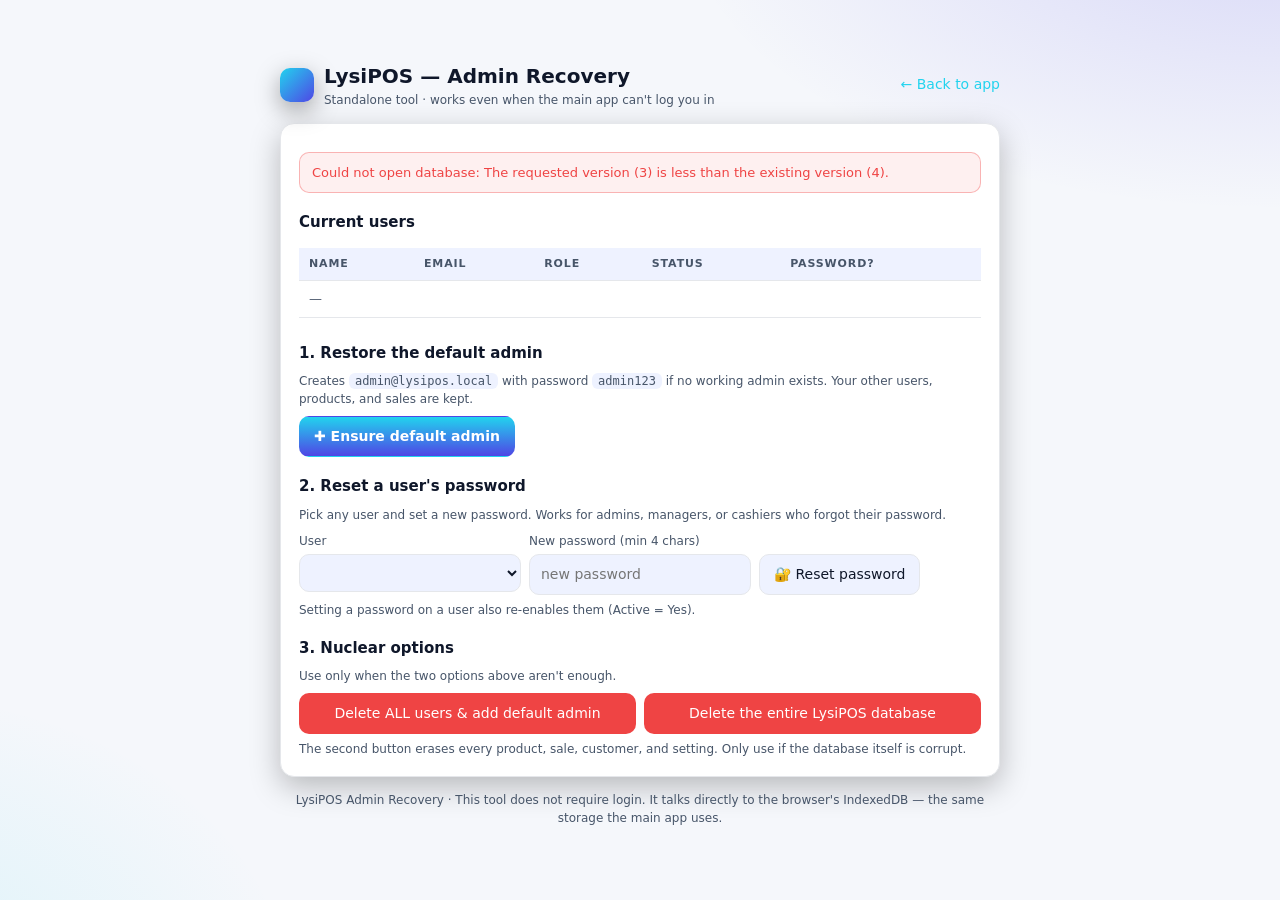
<file: restore-admin.html>
<!doctype html>
<html lang="en">
<head>
<meta charset="utf-8">
<meta name="viewport" content="width=device-width,initial-scale=1">
<title>LysiPOS — Admin Recovery</title>
<link rel="icon" href="icon.svg" type="image/svg+xml">
<style>
  :root {
    --bg: #0b1220; --panel: #0f172a; --panel-2: #172247;
    --border: #1f2a44; --text: #e6edf7; --muted: #94a3b8;
    --accent: #22d3ee; --accent-2: #4f46e5;
    --good: #22c55e; --warn: #f59e0b; --bad: #ef4444;
    color-scheme: dark;
  }
  @media (prefers-color-scheme: light) {
    :root { --bg:#f5f7fb; --panel:#fff; --panel-2:#eef2ff; --border:#e5e7eb; --text:#0f172a; --muted:#475569; color-scheme:light; }
  }
  * { box-sizing: border-box; }
  body {
    margin: 0; min-height: 100vh; font: 14px/1.5 system-ui, -apple-system, "Segoe UI", Roboto, sans-serif;
    color: var(--text);
    background:
      radial-gradient(1000px 500px at 100% -10%, rgba(79,70,229,.18), transparent 60%),
      radial-gradient(700px 500px at -10% 110%, rgba(34,211,238,.12), transparent 60%),
      var(--bg);
    display: grid; place-items: center; padding: 20px;
  }
  .wrap { width: min(720px, 100%); }
  .brand { display: flex; align-items: center; gap: 10px; margin-bottom: 14px; }
  .mark { width: 34px; height: 34px; border-radius: 10px; background: linear-gradient(135deg, var(--accent), var(--accent-2)); box-shadow: 0 8px 24px rgba(0,0,0,.35); }
  h1 { margin: 0; font-size: 20px; }
  .tag { color: var(--muted); font-size: 12px; }
  .card { background: var(--panel); border: 1px solid var(--border); border-radius: 14px; padding: 18px; box-shadow: 0 10px 30px rgba(0,0,0,.25); }
  h2 { font-size: 15px; margin: 18px 0 8px; }
  .row { display: flex; gap: 8px; flex-wrap: wrap; }
  .row > * { flex: 1 1 200px; }
  label { display: block; font-size: 12px; color: var(--muted); margin-bottom: 4px; }
  input, select {
    width: 100%; padding: 9px 11px; border-radius: 10px;
    background: var(--panel-2); border: 1px solid var(--border); color: inherit; outline: none; font: inherit;
  }
  input:focus, select:focus { border-color: var(--accent); box-shadow: 0 0 0 3px rgba(34,211,238,.15); }
  .btn {
    display: inline-flex; align-items: center; gap: 6px; justify-content: center;
    border: 1px solid var(--border); background: var(--panel-2); color: var(--text);
    padding: 9px 14px; border-radius: 10px; cursor: pointer; font: inherit;
  }
  .btn:hover { background: var(--panel); }
  .btn.primary { background: linear-gradient(180deg, var(--accent), var(--accent-2)); border-color: transparent; color: #fff; font-weight: 600; }
  .btn.danger  { background: var(--bad); border-color: transparent; color: #fff; }
  .btn:disabled { opacity: .5; cursor: not-allowed; }
  table { width: 100%; border-collapse: collapse; margin: 6px 0; }
  th, td { text-align: left; padding: 8px 10px; border-bottom: 1px solid var(--border); font-size: 13px; }
  th { color: var(--muted); font-size: 11px; text-transform: uppercase; letter-spacing: .08em; background: var(--panel-2); }
  .badge { display: inline-block; padding: 1px 8px; border-radius: 999px; border: 1px solid var(--border); font-size: 11px; background: var(--panel-2); }
  .badge.good { color: var(--good); border-color: rgba(34,197,94,.35); background: rgba(34,197,94,.08); }
  .badge.bad  { color: var(--bad);  border-color: rgba(239,68,68,.35);  background: rgba(239,68,68,.08); }
  .msg { padding: 10px 12px; border-radius: 10px; margin-top: 10px; font-size: 13px; }
  .msg.good { background: rgba(34,197,94,.08); border: 1px solid rgba(34,197,94,.35); color: var(--good); }
  .msg.warn { background: rgba(245,158,11,.08); border: 1px solid rgba(245,158,11,.35); color: var(--warn); }
  .msg.bad  { background: rgba(239,68,68,.08); border: 1px solid rgba(239,68,68,.35); color: var(--bad); }
  .muted { color: var(--muted); }
  code { background: var(--panel-2); padding: 1px 6px; border-radius: 6px; font-family: ui-monospace, Menlo, monospace; font-size: 12px; }
  a.back { color: var(--accent); text-decoration: none; }
  a.back:hover { text-decoration: underline; }
  .note { font-size: 12px; color: var(--muted); margin-top: 6px; }
</style>
</head>
<body>
<div class="wrap">
  <div class="brand">
    <div class="mark"></div>
    <div>
      <h1>LysiPOS — Admin Recovery</h1>
      <div class="tag">Standalone tool · works even when the main app can't log you in</div>
    </div>
    <div style="flex:1"></div>
    <a class="back" href="index.html">← Back to app</a>
  </div>

  <div class="card">
    <div id="dbStatus" class="msg warn">Opening database…</div>

    <h2>Current users</h2>
    <div style="max-height: 240px; overflow: auto">
      <table id="userTable">
        <thead><tr><th>Name</th><th>Email</th><th>Role</th><th>Status</th><th>Password?</th></tr></thead>
        <tbody><tr><td colspan="5" class="muted">—</td></tr></tbody>
      </table>
    </div>

    <h2>1. Restore the default admin</h2>
    <p class="muted" style="margin:0 0 8px;font-size:12px">Creates <code>admin@lysipos.local</code> with password <code>admin123</code> if no working admin exists. Your other users, products, and sales are kept.</p>
    <button class="btn primary" id="btnEnsure">✚ Ensure default admin</button>

    <h2>2. Reset a user's password</h2>
    <p class="muted" style="margin:0 0 8px;font-size:12px">Pick any user and set a new password. Works for admins, managers, or cashiers who forgot their password.</p>
    <div class="row">
      <div>
        <label>User</label>
        <select id="pwUser"></select>
      </div>
      <div>
        <label>New password (min 4 chars)</label>
        <input id="pwNew" type="password" placeholder="new password">
      </div>
      <div>
        <label>&nbsp;</label>
        <button class="btn" id="btnReset">🔐 Reset password</button>
      </div>
    </div>
    <div class="note">Setting a password on a user also re-enables them (Active = Yes).</div>

    <h2>3. Nuclear options</h2>
    <p class="muted" style="margin:0 0 8px;font-size:12px">Use only when the two options above aren't enough.</p>
    <div class="row">
      <button class="btn danger" id="btnWipeUsers">Delete ALL users &amp; add default admin</button>
      <button class="btn danger" id="btnDeleteDb">Delete the entire LysiPOS database</button>
    </div>
    <div class="note">The second button erases every product, sale, customer, and setting. Only use if the database itself is corrupt.</div>

    <div id="msg"></div>
  </div>

  <p class="tag" style="text-align:center;margin-top:14px">
    LysiPOS Admin Recovery · This tool does not require login. It talks directly to the browser's IndexedDB — the same storage the main app uses.
  </p>
</div>

<script>
'use strict';
const DB_NAME = 'lysipos';
const DB_VER  = 3;
const STORE   = 'users';

const $ = (s) => document.querySelector(s);
const setMsg = (kind, text) => {
  const el = $('#msg');
  el.innerHTML = '';
  const d = document.createElement('div');
  d.className = 'msg ' + kind;
  d.textContent = text;
  el.appendChild(d);
};

async function sha256(text) {
  const buf = new TextEncoder().encode(text);
  const hash = await crypto.subtle.digest('SHA-256', buf);
  return Array.from(new Uint8Array(hash)).map(b => b.toString(16).padStart(2, '0')).join('');
}

function uid(prefix = 'u_') {
  return prefix + Math.random().toString(36).slice(2, 10) + Date.now().toString(36).slice(-4);
}

let _db;
function openDb() {
  return new Promise((resolve, reject) => {
    const req = indexedDB.open(DB_NAME, DB_VER);
    req.onupgradeneeded = () => {
      const db = req.result;
      if (!db.objectStoreNames.contains(STORE)) db.createObjectStore(STORE, { keyPath: 'id' });
    };
    req.onsuccess = () => resolve(req.result);
    req.onerror = () => reject(req.error);
  });
}

async function withTx(mode, fn) {
  if (!_db) _db = await openDb();
  return new Promise((res, rej) => {
    const t = _db.transaction(STORE, mode);
    const store = t.objectStore(STORE);
    const p = fn(store);
    t.oncomplete = () => res(p);
    t.onerror = () => rej(t.error);
    t.onabort = () => rej(t.error);
  });
}
const getAll = () => withTx('readonly', s => new Promise((res, rej) => { const r = s.getAll(); r.onsuccess = () => res(r.result); r.onerror = () => rej(r.error); }));
const putUser = (u) => withTx('readwrite', s => new Promise((res, rej) => { const r = s.put(u); r.onsuccess = () => res(u); r.onerror = () => rej(r.error); }));
const clearStore = () => withTx('readwrite', s => new Promise((res, rej) => { const r = s.clear(); r.onsuccess = () => res(true); r.onerror = () => rej(r.error); }));

async function refresh() {
  let users = [];
  try {
    _db = _db || await openDb();
    users = await getAll();
    $('#dbStatus').className = 'msg good';
    $('#dbStatus').textContent = `Database "${DB_NAME}" open · ${users.length} user${users.length === 1 ? '' : 's'} found.`;
  } catch (e) {
    $('#dbStatus').className = 'msg bad';
    $('#dbStatus').textContent = 'Could not open database: ' + e.message;
    return;
  }
  const tbody = $('#userTable tbody');
  tbody.innerHTML = users.map(u => `
    <tr>
      <td>${escapeHtml(u.name || '(no name)')}</td>
      <td class="mono">${escapeHtml(u.email || '')}</td>
      <td><span class="badge">${escapeHtml(u.role || '')}</span></td>
      <td>${u.active !== false ? '<span class="badge good">active</span>' : '<span class="badge bad">disabled</span>'}</td>
      <td>${u.passHash ? '<span class="badge good">yes</span>' : '<span class="badge bad">no</span>'}</td>
    </tr>`).join('') || `<tr><td colspan="5" class="muted">(no users)</td></tr>`;
  const sel = $('#pwUser');
  sel.innerHTML = users.length
    ? users.map(u => `<option value="${escapeHtml(u.id)}">${escapeHtml(u.name || '?')} · ${escapeHtml(u.email || '')} (${escapeHtml(u.role || '')})</option>`).join('')
    : '<option value="">(no users to pick)</option>';
}
function escapeHtml(s) {
  return String(s ?? '').replace(/[&<>"']/g, c => ({ '&':'&amp;','<':'&lt;','>':'&gt;','"':'&quot;',"'":'&#39;' }[c]));
}

async function makeDefaultAdmin() {
  return {
    id: uid('u_'),
    name: 'Owner',
    email: 'admin@lysipos.local',
    role: 'admin',
    active: true,
    pin: '1234',
    passHash: await sha256('admin123'),
    createdAt: new Date().toISOString()
  };
}

$('#btnEnsure').addEventListener('click', async () => {
  try {
    const users = await getAll();
    const has = users.some(u => u.role === 'admin' && u.active !== false && u.passHash);
    if (has) { setMsg('warn', 'A working admin already exists. Use option 2 above to reset a password instead.'); return; }
    await putUser(await makeDefaultAdmin());
    setMsg('good', 'Default admin created. Sign in at index.html with admin@lysipos.local / admin123, then change the password immediately.');
    refresh();
  } catch (e) { setMsg('bad', 'Error: ' + e.message); }
});

$('#btnReset').addEventListener('click', async () => {
  try {
    const id = $('#pwUser').value;
    const pw = $('#pwNew').value;
    if (!id) return setMsg('warn', 'Pick a user first.');
    if (!pw || pw.length < 4) return setMsg('warn', 'Password must be at least 4 characters.');
    if (!confirm('Reset this user\'s password?')) return;
    const users = await getAll();
    const u = users.find(x => x.id === id);
    if (!u) return setMsg('bad', 'User not found.');
    u.passHash = await sha256(pw);
    u.active = true;
    await putUser(u);
    $('#pwNew').value = '';
    setMsg('good', `Password updated for ${u.name || u.email}. They can sign in now.`);
    refresh();
  } catch (e) { setMsg('bad', 'Error: ' + e.message); }
});

$('#btnWipeUsers').addEventListener('click', async () => {
  if (!confirm('Delete ALL users and add only the default admin? Other data (products, sales, etc.) is kept.')) return;
  try {
    await clearStore();
    await putUser(await makeDefaultAdmin());
    setMsg('good', 'All users deleted. Default admin recreated: admin@lysipos.local / admin123');
    refresh();
  } catch (e) { setMsg('bad', 'Error: ' + e.message); }
});

$('#btnDeleteDb').addEventListener('click', async () => {
  if (!confirm('This deletes EVERYTHING in the LysiPOS database — products, sales, customers, users, settings. There is no undo. Continue?')) return;
  if (!confirm('Really? All data will be gone.')) return;
  try {
    if (_db) { try { _db.close(); } catch {} _db = null; }
    const req = indexedDB.deleteDatabase(DB_NAME);
    req.onsuccess = () => { setMsg('good', 'Database deleted. Open index.html to start fresh — the app will re-seed a demo store on first load.'); refresh().catch(() => {}); };
    req.onerror  = () => setMsg('bad', 'Delete failed: ' + (req.error?.message || 'unknown'));
    req.onblocked = () => setMsg('warn', 'Delete blocked — close all LysiPOS tabs first, then try again.');
  } catch (e) { setMsg('bad', 'Error: ' + e.message); }
});

refresh();
</script>
</body>
</html>
</file>
<file: styles.css>
/* LysiPOS — theme + layout · by Gieo Software */
:root {
  --bg: #0b1220;
  --panel: #0f172a;
  --panel-2: #111c34;
  --panel-3: #172247;
  --border: #1f2a44;
  --text: #e6edf7;
  --muted: #94a3b8;
  --accent: #22d3ee;
  --accent-2: #4f46e5;
  --good: #22c55e;
  --warn: #f59e0b;
  --bad: #ef4444;
  --shadow: 0 10px 30px rgba(0,0,0,.35);
  --radius: 14px;
  --radius-sm: 10px;
  color-scheme: dark;
}
:root[data-theme="light"] {
  --bg: #f5f7fb;
  --panel: #ffffff;
  --panel-2: #f8fafc;
  --panel-3: #eef2ff;
  --border: #e5e7eb;
  --text: #0f172a;
  --muted: #475569;
  --shadow: 0 10px 30px rgba(15,23,42,.08);
  color-scheme: light;
}
:root[data-theme="midnight"] {
  --bg: #050a1f;
  --panel: #0a1230;
  --panel-2: #0f1a44;
  --panel-3: #182860;
  --border: #1e2f6b;
  --text: #e6ecff;
  --muted: #9aa8d9;
  --accent: #60a5fa;
  --accent-2: #3730a3;
  color-scheme: dark;
}
:root[data-theme="sunset"] {
  --bg: #150806;
  --panel: #1e0f0b;
  --panel-2: #2b1712;
  --panel-3: #3b1e17;
  --border: #4a2a21;
  --text: #fdece0;
  --muted: #c9a99a;
  --accent: #fb923c;
  --accent-2: #b91c1c;
  color-scheme: dark;
}
:root[data-theme="forest"] {
  --bg: #04120b;
  --panel: #071e12;
  --panel-2: #0b2a18;
  --panel-3: #124026;
  --border: #1c5033;
  --text: #dcf3e4;
  --muted: #93c0a5;
  --accent: #34d399;
  --accent-2: #065f46;
  color-scheme: dark;
}
:root[data-theme="contrast"] {
  --bg: #000000;
  --panel: #0b0b0b;
  --panel-2: #171717;
  --panel-3: #262626;
  --border: #525252;
  --text: #ffffff;
  --muted: #d4d4d4;
  --accent: #fde047;
  --accent-2: #fbbf24;
  --good: #4ade80;
  --warn: #facc15;
  --bad: #fb7185;
  color-scheme: dark;
}

* { box-sizing: border-box; }
html, body { margin: 0; padding: 0; height: 100%; }
html { font-size: 14px; }
body {
  font: 1rem/1.45 system-ui, -apple-system, "Segoe UI", Roboto, Ubuntu, sans-serif;
  color: var(--text);
  background:
    radial-gradient(1200px 600px at 100% -10%, rgba(79,70,229,.15), transparent 60%),
    radial-gradient(900px 500px at -10% 110%, rgba(34,211,238,.12), transparent 60%),
    var(--bg);
  -webkit-font-smoothing: antialiased;
}
a { color: var(--accent); text-decoration: none; }
button, input, select, textarea { font: inherit; color: inherit; }
input, select, textarea {
  background: var(--panel-2);
  border: 1px solid var(--border);
  border-radius: var(--radius-sm);
  padding: 9px 11px;
  outline: none;
  width: 100%;
}
input:focus, select:focus, textarea:focus { border-color: var(--accent); box-shadow: 0 0 0 3px rgba(34,211,238,.15); }
label { display: block; font-size: 12px; color: var(--muted); margin-bottom: 4px; }
.field { margin-bottom: 10px; }
.row { display: flex; gap: 10px; flex-wrap: wrap; }
.row > * { flex: 1; min-width: 0; }

.btn {
  display: inline-flex; align-items: center; gap: 6px; justify-content: center;
  border: 1px solid var(--border); background: var(--panel-2); color: var(--text);
  padding: 9px 14px; border-radius: var(--radius-sm); cursor: pointer; user-select: none;
  transition: transform .05s ease, background .15s ease, border-color .15s ease;
}
.btn:hover { background: var(--panel-3); }
.btn:active { transform: translateY(1px); }
.btn.primary { background: linear-gradient(180deg, var(--accent), var(--accent-2)); border-color: transparent; color: #fff; font-weight: 600; }
.btn.primary:hover { filter: brightness(1.05); }
.btn.ghost { background: transparent; }
.btn.danger { color: #fff; background: var(--bad); border-color: transparent; }
.btn.small { padding: 5px 8px; font-size: 12px; }
.btn.block { width: 100%; }

.badge {
  display: inline-block; padding: 2px 8px; border-radius: 999px; font-size: 11px;
  background: var(--panel-3); color: var(--text); border: 1px solid var(--border);
}
.badge.good { color: var(--good); border-color: rgba(34,197,94,.35); background: rgba(34,197,94,.08); }
.badge.warn { color: var(--warn); border-color: rgba(245,158,11,.35); background: rgba(245,158,11,.08); }
.badge.bad  { color: var(--bad);  border-color: rgba(239,68,68,.35);  background: rgba(239,68,68,.08); }

.layout { display: grid; grid-template-columns: 240px 1fr; min-height: 100vh; }
.sidebar {
  background: var(--panel); border-right: 1px solid var(--border);
  display: flex; flex-direction: column; gap: 6px; padding: 14px 10px;
  position: sticky; top: 0; height: 100vh;
}
.brand { display: flex; align-items: center; gap: 10px; padding: 10px 8px 14px; }
.brand-mark { width: 32px; height: 32px; border-radius: 9px; background: linear-gradient(135deg, var(--accent), var(--accent-2)); box-shadow: var(--shadow); }
.brand-name { font-weight: 700; letter-spacing: .3px; }
.brand-tag { font-size: 11px; color: var(--muted); }

.nav a {
  display: flex; align-items: center; gap: 10px; padding: 9px 10px; border-radius: 10px;
  color: var(--text); border: 1px solid transparent;
}
.nav a:hover { background: var(--panel-2); }
.nav a.active { background: var(--panel-3); border-color: var(--border); }
.nav .section { font-size: 10px; text-transform: uppercase; letter-spacing: .12em; color: var(--muted); padding: 12px 10px 4px; }

.main { display: flex; flex-direction: column; min-height: 100vh; }
.topbar {
  position: sticky; top: 0; z-index: 5;
  display: flex; align-items: center; gap: 10px;
  padding: 10px 16px; background: color-mix(in oklab, var(--bg), transparent 20%);
  backdrop-filter: blur(8px); border-bottom: 1px solid var(--border);
}
.topbar .spacer { flex: 1; }
.topbar .user { display: flex; align-items: center; gap: 8px; padding: 4px 8px; border: 1px solid var(--border); border-radius: 999px; background: var(--panel-2); }
.topbar .user .avatar { width: 24px; height: 24px; border-radius: 999px; background: linear-gradient(135deg, var(--accent), var(--accent-2)); color: #fff; display: grid; place-items: center; font-size: 11px; font-weight: 700; }

.page { padding: 16px; }
.page h1 { margin: 0 0 4px; font-size: 22px; }
.page .sub { color: var(--muted); margin-bottom: 16px; }

.card { background: var(--panel); border: 1px solid var(--border); border-radius: var(--radius); box-shadow: var(--shadow); }
.card .card-h { padding: 12px 14px; border-bottom: 1px solid var(--border); display: flex; align-items: center; gap: 10px; }
.card .card-b { padding: 14px; }
.card .card-h h3 { margin: 0; font-size: 14px; }
.card .card-h .spacer { flex: 1; }

.grid { display: grid; gap: 14px; }
.grid.cols-2 { grid-template-columns: repeat(2, minmax(0,1fr)); }
.grid.cols-3 { grid-template-columns: repeat(3, minmax(0,1fr)); }
.grid.cols-4 { grid-template-columns: repeat(4, minmax(0,1fr)); }

.kpi { padding: 14px; border-radius: var(--radius); background: var(--panel); border: 1px solid var(--border); }
.kpi .label { color: var(--muted); font-size: 12px; text-transform: uppercase; letter-spacing: .08em; }
.kpi .value { font-size: 24px; font-weight: 700; margin-top: 4px; }
.kpi .delta { font-size: 12px; margin-top: 2px; color: var(--muted); }
.kpi .delta.up { color: var(--good); }
.kpi .delta.down { color: var(--bad); }

/* Clickable KPIs and cards */
.kpi-link, .card-link {
  display: block;
  color: inherit;
  text-decoration: none;
  cursor: pointer;
  transition: border-color .15s ease, transform .06s ease, box-shadow .15s ease;
  position: relative;
}
.kpi-link:hover, .card-link:hover {
  border-color: var(--accent);
  box-shadow: 0 8px 24px rgba(34,211,238,.12);
}
.kpi-link:active, .card-link:active { transform: translateY(1px); }
.kpi-link::after {
  content: '';
  position: absolute; top: 10px; right: 12px;
  width: 6px; height: 6px; border-right: 2px solid var(--muted); border-top: 2px solid var(--muted);
  transform: rotate(45deg); opacity: .5; transition: opacity .15s ease, border-color .15s ease;
}
.kpi-link:hover::after { opacity: 1; border-color: var(--accent); }

/* Table rows with data-nav */
table.data.clickable-rows tbody tr[data-nav] { cursor: pointer; }
table.data.clickable-rows tbody tr[data-nav]:hover td {
  background: color-mix(in oklab, var(--accent), transparent 92%);
}

table.data { width: 100%; border-collapse: separate; border-spacing: 0; }
table.data th, table.data td { text-align: left; padding: 10px 12px; border-bottom: 1px solid var(--border); }
table.data th { font-size: 11px; text-transform: uppercase; letter-spacing: .08em; color: var(--muted); background: var(--panel-2); position: sticky; top: 0; }
table.data tr:hover td { background: color-mix(in oklab, var(--panel-3), transparent 60%); }
table.data th.sortable-th { cursor: pointer; user-select: none; transition: color .1s ease; }
table.data th.sortable-th:hover { color: var(--accent); }
table.data th .sort-arrow { display: inline-block; margin-left: 6px; font-size: 10px; opacity: .35; transition: opacity .1s ease, color .1s ease; }
table.data th.sortable-th:hover .sort-arrow { opacity: .8; }
table.data th.sorted-asc, table.data th.sorted-desc { color: var(--accent); }
table.data th.sorted-asc .sort-arrow, table.data th.sorted-desc .sort-arrow { opacity: 1; color: var(--accent); }
.right { text-align: right; }
.mono { font-variant-numeric: tabular-nums; font-family: ui-monospace, SFMono-Regular, Menlo, monospace; }
.muted { color: var(--muted); }
.pill { display: inline-block; padding: 1px 8px; border-radius: 999px; border: 1px solid var(--border); font-size: 11px; color: var(--muted); }

/* POS layout */
.pos { display: grid; grid-template-columns: 1fr 380px; gap: 14px; height: calc(100vh - 60px); padding: 14px; }
.pos .catalog { display: flex; flex-direction: column; min-height: 0; }
.pos .catalog .filters { display: flex; gap: 8px; margin-bottom: 10px; }
.pos .catalog .filters input { flex: 1; }
.product-grid { display: grid; grid-template-columns: repeat(auto-fill, minmax(140px, 1fr)); gap: 10px; overflow: auto; padding-right: 4px; }
.product-card {
  background: var(--panel); border: 1px solid var(--border); border-radius: 12px; padding: 12px; cursor: pointer;
  display: flex; flex-direction: column; gap: 6px; transition: transform .05s ease, border-color .15s ease;
}
.product-card:hover { border-color: var(--accent); }
.product-card:active { transform: translateY(1px); }
.product-card .p-name { font-weight: 600; font-size: 13px; }
.product-card .p-price { color: var(--accent); font-weight: 700; }
.product-card .p-meta { font-size: 11px; color: var(--muted); }
.product-card.oos { opacity: .5; cursor: not-allowed; }

.cart { display: flex; flex-direction: column; background: var(--panel); border: 1px solid var(--border); border-radius: var(--radius); overflow: hidden; }
.cart .cart-h { padding: 12px 14px; border-bottom: 1px solid var(--border); display: flex; align-items: center; gap: 8px; }
.cart .cart-items { flex: 1; overflow: auto; padding: 6px; }
.cart .cart-line { display: grid; grid-template-columns: 1fr auto; gap: 4px; padding: 8px 10px; border-radius: 8px; }
.cart .cart-line:hover { background: var(--panel-2); }
.cart .cart-line .l1 { display: flex; justify-content: space-between; }
.cart .cart-line .l2 { display: flex; justify-content: space-between; color: var(--muted); font-size: 12px; }
.cart .qty { display: inline-flex; align-items: center; border: 1px solid var(--border); border-radius: 8px; overflow: hidden; }
.cart .qty button { background: var(--panel-2); border: 0; padding: 2px 8px; color: var(--text); cursor: pointer; }
.cart .qty input { width: 40px; text-align: center; border: 0; background: transparent; padding: 2px; }
.cart .totals { padding: 12px 14px; border-top: 1px solid var(--border); background: var(--panel-2); }
.cart .totals .row-t { display: flex; justify-content: space-between; padding: 3px 0; }
.cart .totals .total { font-size: 20px; font-weight: 800; }
.cart .actions { display: grid; grid-template-columns: 1fr 1fr; gap: 8px; padding: 10px; }
.cart .actions .btn.primary { grid-column: 1 / -1; padding: 14px; font-size: 15px; }

/* Modal */
.modal-back { position: fixed; inset: 0; background: rgba(2,6,23,.6); display: grid; place-items: center; z-index: 50; padding: 16px; }
.modal { background: var(--panel); border: 1px solid var(--border); border-radius: var(--radius); box-shadow: var(--shadow); width: min(560px, 100%); max-height: 90vh; display: flex; flex-direction: column; }
.modal .m-h { padding: 12px 14px; border-bottom: 1px solid var(--border); display: flex; align-items: center; gap: 8px; }
.modal .m-b { padding: 14px; overflow: auto; }
.modal .m-f { padding: 12px 14px; border-top: 1px solid var(--border); display: flex; gap: 8px; justify-content: flex-end; }

/* Toast */
#toast { position: fixed; bottom: 20px; right: 20px; z-index: 100; display: flex; flex-direction: column; gap: 8px; }
.toast-item {
  background: var(--panel); border: 1px solid var(--border); border-left: 4px solid var(--accent);
  padding: 10px 12px; border-radius: 10px; box-shadow: var(--shadow); min-width: 240px; max-width: 340px;
  animation: slidein .2s ease-out;
}
.toast-item.good { border-left-color: var(--good); }
.toast-item.bad { border-left-color: var(--bad); }
.toast-item.warn { border-left-color: var(--warn); }
@keyframes slidein { from { transform: translateX(20px); opacity: 0; } to { transform: none; opacity: 1; } }

/* Login */
.auth {
  min-height: 100vh; display: grid; place-items: center; padding: 20px;
  background:
    radial-gradient(1000px 500px at 100% 0%, rgba(79,70,229,.25), transparent 60%),
    radial-gradient(700px 400px at 0% 100%, rgba(34,211,238,.18), transparent 60%),
    var(--bg);
}
.auth .box { width: min(420px, 100%); }
.auth .brand { justify-content: center; padding-bottom: 20px; }

/* Receipt */
.receipt { font-family: ui-monospace, monospace; background: #fff; color: #000; padding: 16px; border-radius: 10px; width: 320px; margin: 0 auto; }
.receipt h4 { text-align: center; margin: 0 0 4px; }
.receipt .r-line { display: flex; justify-content: space-between; padding: 2px 0; }
.receipt hr { border: 0; border-top: 1px dashed #999; margin: 8px 0; }
.receipt .small { font-size: 11px; color: #444; }

/* Empty */
.empty { text-align: center; padding: 40px 20px; color: var(--muted); }
.empty .icn { font-size: 40px; margin-bottom: 8px; }

/* Responsive */
@media (max-width: 900px) {
  .layout { grid-template-columns: 1fr; }
  .sidebar {
    position: fixed; top: 0; left: 0; width: 78%; max-width: 300px; z-index: 40;
    transform: translateX(-100%); transition: transform .2s ease;
  }
  .sidebar.open { transform: none; }
  .pos { grid-template-columns: 1fr; height: auto; }
  .grid.cols-4 { grid-template-columns: repeat(2, 1fr); }
  .grid.cols-3 { grid-template-columns: 1fr; }
  .grid.cols-2 { grid-template-columns: 1fr; }
}
.menu-btn { display: none; }
@media (max-width: 900px) { .menu-btn { display: inline-flex; } }
.scrim { display: none; }
.scrim.on { display: block; position: fixed; inset: 0; background: rgba(0,0,0,.4); z-index: 30; }

/* Print */
@media print {
  body { background: #fff; }
  .sidebar, .topbar, .modal-back, #toast, .no-print { display: none !important; }
  .layout { display: block; }
  .receipt { box-shadow: none; }
}
</file>
